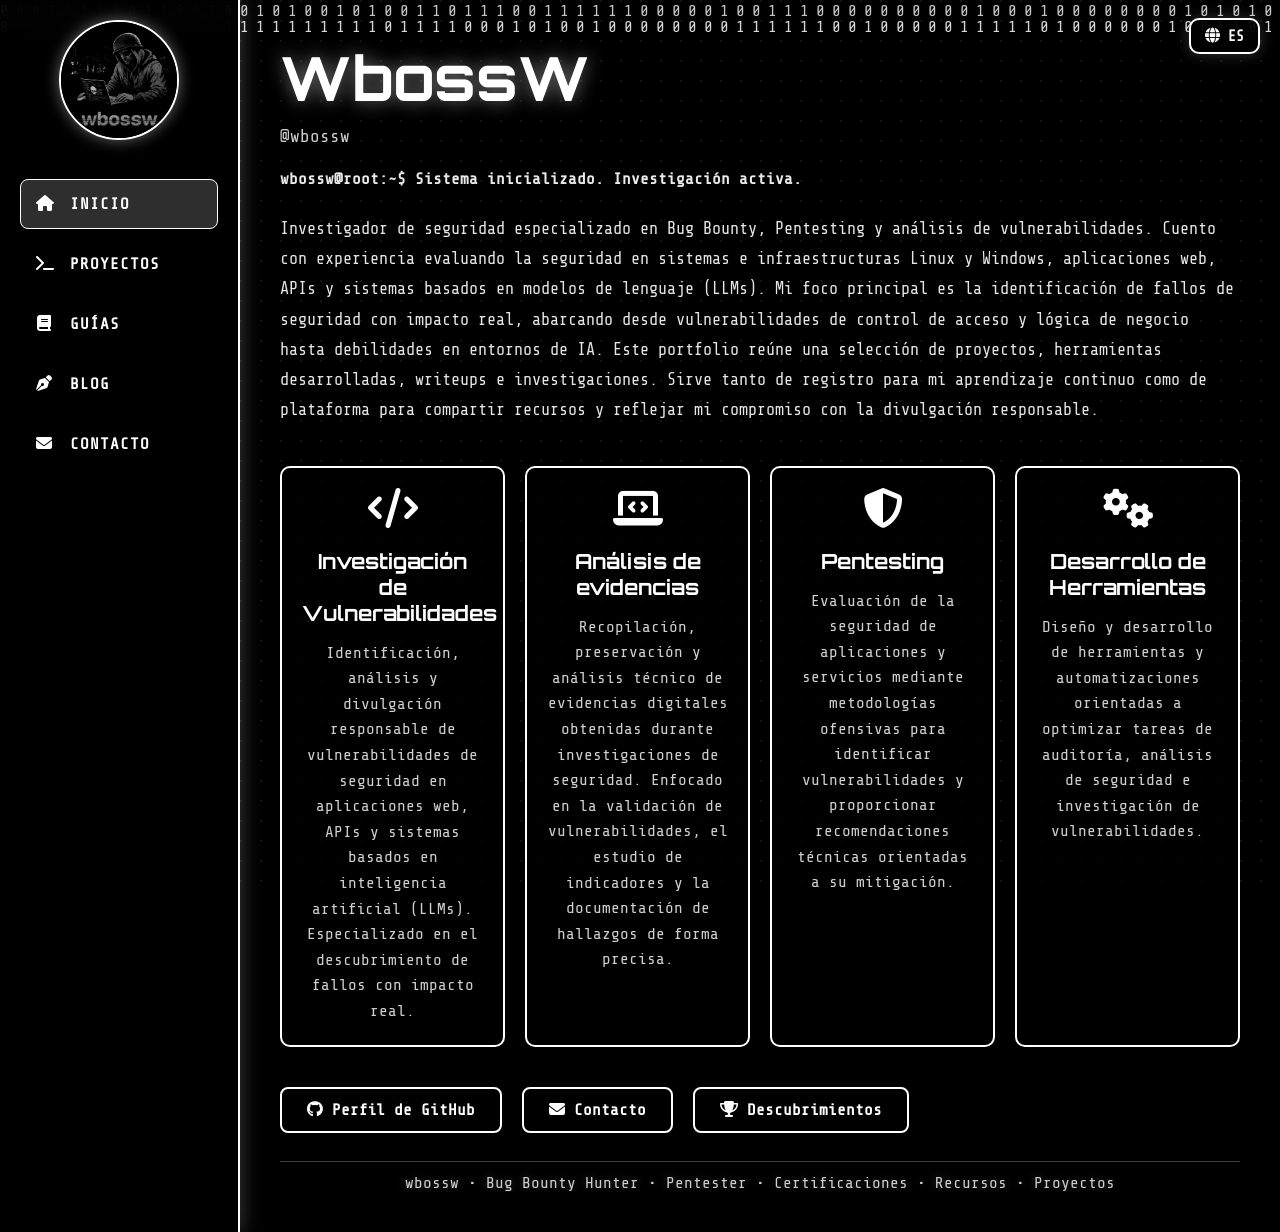
<file: index.html>
<!DOCTYPE html>
<html lang="es">
<head>
  <meta charset="UTF-8">
  <meta name="viewport" content="width=device-width, initial-scale=1.0">

  <meta
    name="description"
    content="Portfolio de ciberseguridad, pentesting y Writeups de @wbossw."
    data-i18n-attr="content:meta.description"
  >
  <meta
    property="og:title"
    content="wbossw - Ciberseguridad & Pentesting & Bug Bounty"
    data-i18n-attr="content:meta.og.title"
  >
  <meta
    property="og:description"
    content="Auditorías ofensivas, laboratorios y recursos de seguridad."
    data-i18n-attr="content:meta.og.description"
  >

  <link rel="icon" href="assets/favicon.ico" type="image/x-icon">

  <title data-i18n="page.title">wbossw Hacker Ético</title>

  <link rel="preconnect" href="https://fonts.googleapis.com">
  <link rel="preconnect" href="https://fonts.gstatic.com" crossorigin>
  <link
    href="https://fonts.googleapis.com/css2?family=Share+Tech+Mono:wght@400&family=Orbitron:wght@400;700;900&display=swap"
    rel="stylesheet"
  >
  <link
    rel="stylesheet"
    href="https://cdnjs.cloudflare.com/ajax/libs/font-awesome/6.4.0/css/all.min.css"
  >

  <link rel="stylesheet" href="css/index.css">
</head>

<body>
  <canvas id="matrix" aria-hidden="true"></canvas>

  <div id="container">
    <aside id="sidebar">
      <div id="logo">
        <img
          src="assets/p1r4t3-wbossw.png"
          alt="wbossw logo"
          data-i18n-attr="alt:logo.alt"
        >
      </div>

      <a href="https://wbossw.github.io/" class="nav-link active">
        <i class="fas fa-home" aria-hidden="true"></i>
        <span data-i18n="nav.home">Inicio</span>
      </a>

      <a href="projects" class="nav-link">
        <i class="fas fa-terminal" aria-hidden="true"></i>
        <span data-i18n="nav.projects">Proyectos</span>
      </a>

      <a href="guides" class="nav-link">
        <i class="fas fa-book" aria-hidden="true"></i>
        <span data-i18n="nav.guides">Guías</span>
      </a>

      <a href="blog" class="nav-link">
        <i class="fas fa-pen-nib" aria-hidden="true"></i>
        <span data-i18n="nav.blog">Blog</span>
      </a>

      <a href="contact" class="nav-link">
        <i class="fas fa-envelope" aria-hidden="true"></i>
        <span data-i18n="nav.contact">Contacto</span>
      </a>
    </aside>

    <div class="lang-toggle-container">
      <button
        id="lang-btn"
        class="lang-btn"
        type="button"
        aria-label="Cambiar idioma"
        data-i18n-attr="aria-label:lang.button"
      >
        <i class="fas fa-globe" aria-hidden="true"></i>
        <span id="lang-label">EN</span>
      </button>
    </div>

    <main id="content">
      <h1>WbossW</h1>
      <p class="subtitle">@wbossw</p>

      <p class="terminal-prompt" data-i18n="home.terminal">
        wbossw@root:~$ Sistema inicializado. Investigación activa.
      </p>

      <section class="description" data-i18n="home.description">
        Investigador de seguridad especializado en Bug Bounty, Pentesting y análisis de vulnerabilidades. Cuento con experiencia evaluando la seguridad en sistemas e infraestructuras Linux y Windows, aplicaciones web, APIs y sistemas basados en modelos de lenguaje (LLMs). Mi foco principal es la identificación de fallos de seguridad con impacto real, abarcando desde vulnerabilidades de control de acceso y lógica de negocio hasta debilidades en entornos de IA.
        Este portfolio reúne una selección de proyectos, herramientas desarrolladas, writeups e investigaciones. Sirve tanto de registro para mi aprendizaje continuo como de plataforma para compartir recursos y reflejar mi compromiso con la divulgación responsable.
      </section>

      <section class="skills-grid">
        <article class="skill-card">
          <div class="skill-icon">
            <i class="fas fa-code" aria-hidden="true"></i>
          </div>

          <h2 class="skill-title" data-i18n="skills.vulnerability.title">
            Investigación de Vulnerabilidades
          </h2>

          <p class="skill-description" data-i18n="skills.vulnerability.description">
            Identificación, análisis y divulgación responsable de vulnerabilidades de seguridad en aplicaciones web, APIs y sistemas basados en inteligencia artificial (LLMs). Especializado en el descubrimiento de fallos con impacto real.
          </p>
        </article>

        <article class="skill-card">
          <div class="skill-icon">
            <i class="fas fa-laptop-code" aria-hidden="true"></i>
          </div>

          <h2 class="skill-title" data-i18n="skills.evidence.title">
            Análisis de evidencias
          </h2>

          <p class="skill-description" data-i18n="skills.evidence.description">
            Recopilación, preservación y análisis técnico de evidencias digitales obtenidas durante investigaciones de seguridad. Enfocado en la validación de vulnerabilidades, el estudio de indicadores y la documentación de hallazgos de forma precisa.
          </p>
        </article>

        <article class="skill-card">
          <div class="skill-icon">
            <i class="fas fa-shield-alt" aria-hidden="true"></i>
          </div>

          <h2 class="skill-title" data-i18n="skills.pentesting.title">
            Pentesting
          </h2>

          <p class="skill-description" data-i18n="skills.pentesting.description">
            Evaluación de la seguridad de aplicaciones y servicios mediante metodologías ofensivas para identificar vulnerabilidades y proporcionar recomendaciones técnicas orientadas a su mitigación.
          </p>
        </article>

        <article class="skill-card">
          <div class="skill-icon">
            <i class="fas fa-cogs" aria-hidden="true"></i>
          </div>

          <h2 class="skill-title" data-i18n="skills.tools.title">
            Desarrollo de Herramientas
          </h2>

          <p class="skill-description" data-i18n="skills.tools.description">
            Diseño y desarrollo de herramientas y automatizaciones orientadas a optimizar tareas de auditoría, análisis de seguridad e investigación de vulnerabilidades.
          </p>
        </article>
      </section>

      <section class="social-links" aria-label="Enlaces sociales">
        <a
          href="https://github.com/wbossw"
          target="_blank"
          rel="noopener noreferrer"
          class="social-link"
        >
          <i class="fab fa-github" aria-hidden="true"></i>
          <span data-i18n="social.github">Perfil de GitHub</span>
        </a>

        <a href="contact" class="social-link">
          <i class="fas fa-envelope" aria-hidden="true"></i>
          <span data-i18n="social.contact">Contacto</span>
        </a>

        <a href="blog" class="social-link">
          <i class="fas fa-trophy" aria-hidden="true"></i>
          <span data-i18n="social.discoveries">Descubrimientos</span>
        </a>
      </section>

      <footer class="ticker-container">
        <div id="ticker" class="ticker">wbossw • Bug Bounty Hunter • Pentester •  Certificaciones • Recursos • Proyectos</div>
      </div>
      </footer>
    </main>
  </div>

  <script src="js/main.js"></script>
  <script src="js/lang.js"></script>
</body>
</html>
</file>
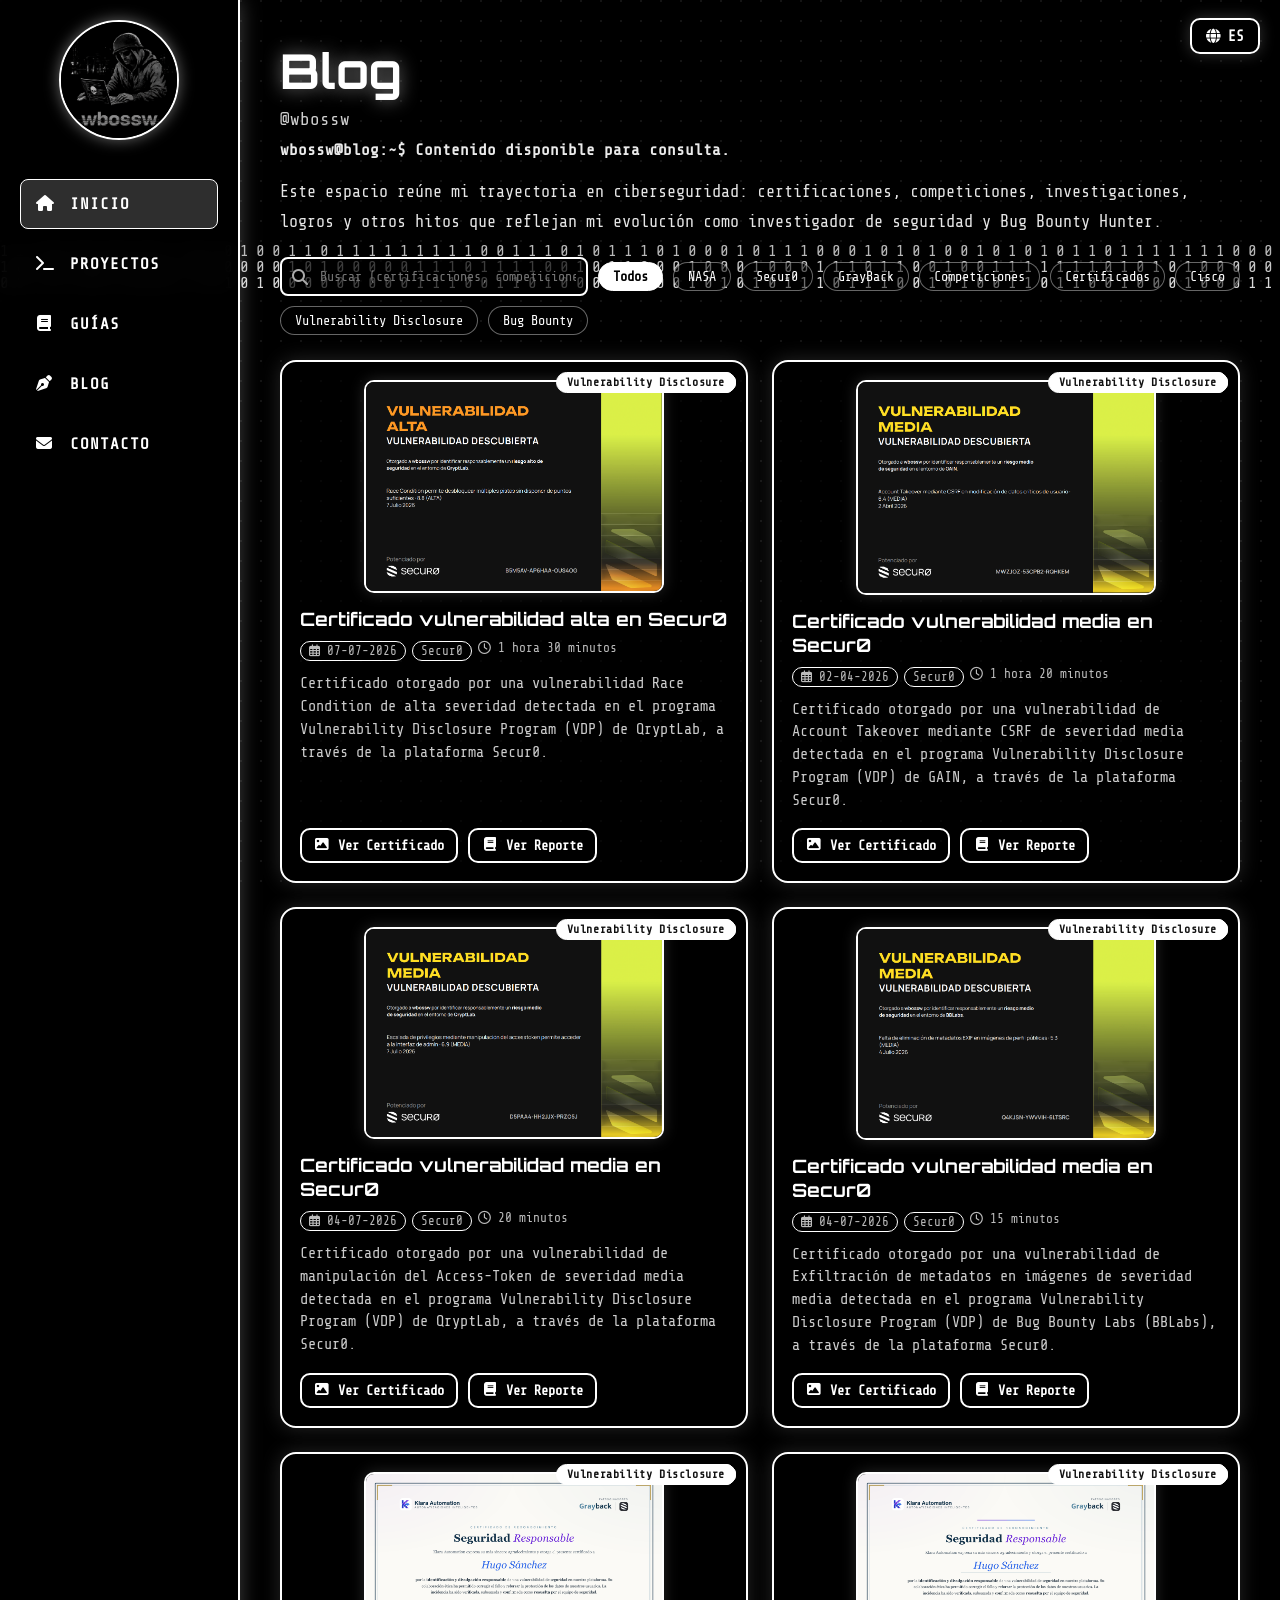
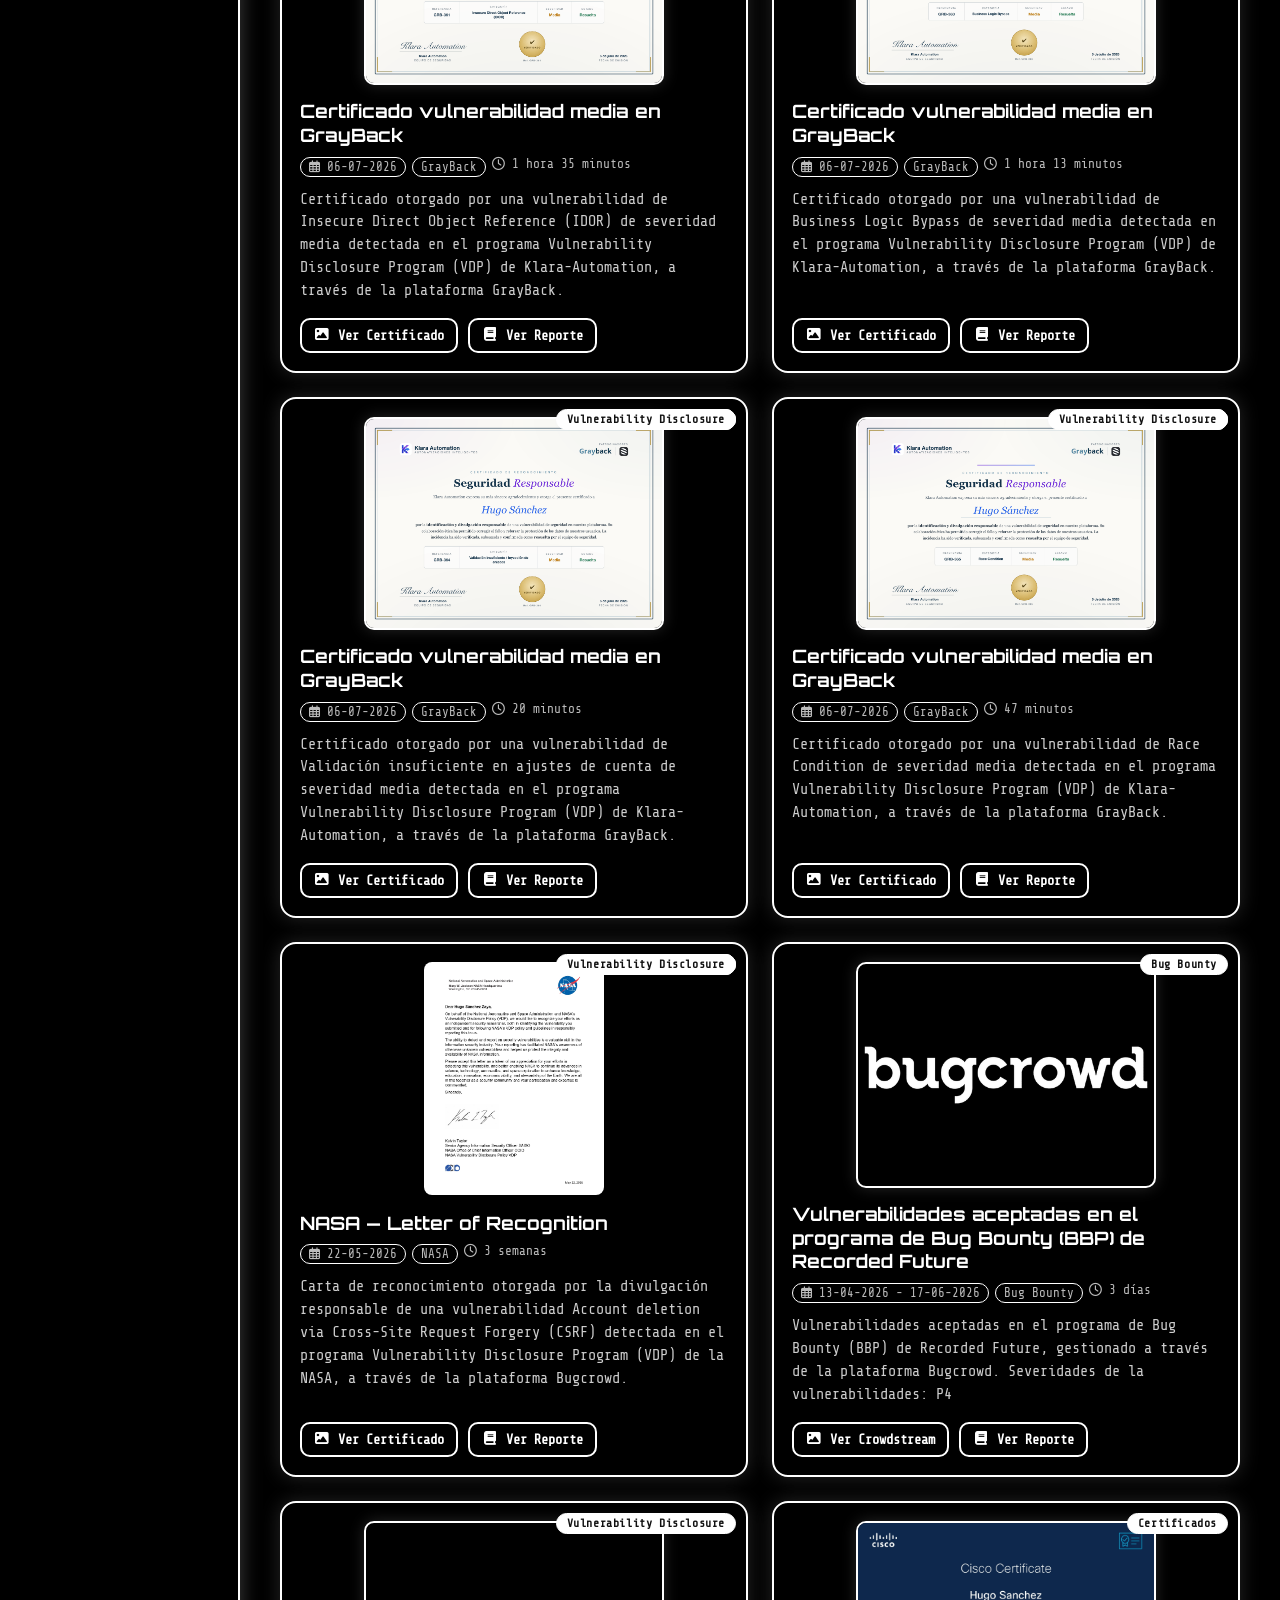
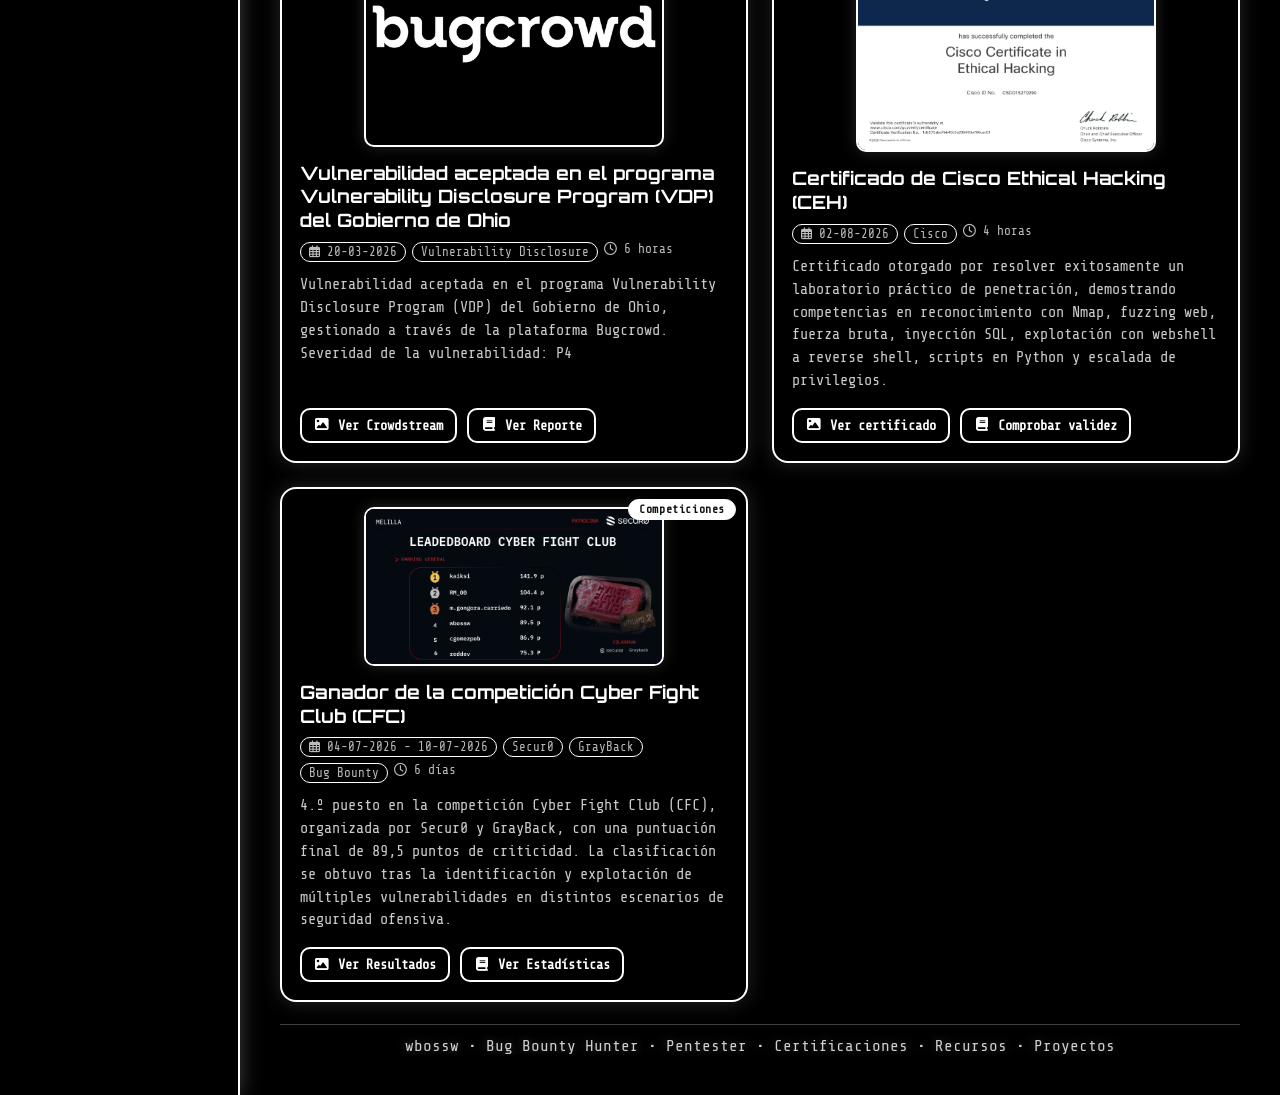
<file: blog.html>
<!DOCTYPE html>
<html lang="es">
<head>
  <meta charset="UTF-8" />
  <meta name="viewport" content="width=device-width, initial-scale=1.0"/>
  <meta name="description" content="Portfolio de ciberseguridad, pentesting y Writeups de @wbossw.">
  <meta property="og:title" content="wbossw - Ciberseguridad & Pentesting & Bug Bounty">
  <meta property="og:description" content="Auditorías ofensivas, laboratorios y recursos de seguridad.">
  <link rel="icon" href="assets/favicon.ico" type="image/x-icon">
  <title>wbossw - Blog</title>

  <link href="https://fonts.googleapis.com/css2?family=Share+Tech+Mono:wght@400&family=Orbitron:wght@400;700;900&display=swap" rel="stylesheet">
  <link rel="stylesheet" href="https://cdnjs.cloudflare.com/ajax/libs/font-awesome/6.4.0/css/all.min.css">

  <link rel="stylesheet" href="css/blog.css">
</head>
<body>
  
  <canvas id="matrix"></canvas>

  <div id="container">
    <aside id="sidebar">
      <div id="logo">
        <img
          src="assets/p1r4t3-wbossw.png"
          alt="wbossw logo"
          data-i18n-attr="alt:logo.alt"
        >
      </div>

      <a href="https://wbossw.github.io/" class="nav-link active">
        <i class="fas fa-home" aria-hidden="true"></i>
        <span data-i18n="nav.home">Inicio</span>
      </a>

      <a href="projects" class="nav-link">
        <i class="fas fa-terminal" aria-hidden="true"></i>
        <span data-i18n="nav.projects">Proyectos</span>
      </a>

      <a href="guides" class="nav-link">
        <i class="fas fa-book" aria-hidden="true"></i>
        <span data-i18n="nav.guides">Guías</span>
      </a>

      <a href="blog" class="nav-link">
        <i class="fas fa-pen-nib" aria-hidden="true"></i>
        <span data-i18n="nav.blog">Blog</span>
      </a>

      <a href="contact" class="nav-link">
        <i class="fas fa-envelope" aria-hidden="true"></i>
        <span data-i18n="nav.contact">Contacto</span>
      </a>
    </aside>

    <div class="lang-toggle-container">
      <button id="lang-btn" class="lang-btn" type="button" aria-label="Cambiar idioma">
        <i class="fas fa-globe"></i>
        <span id="lang-label">EN</span>
      </button>
    </div>
    
    <div id="content">
      <h1>Blog</h1>
      <p class="subtitle">@wbossw</p>
      <p class="terminal-prompt">wbossw@blog:~$ Boveda de contenido </p>

      <div class="description">
        Este espacio reúne mi trayectoria en ciberseguridad: certificaciones, competiciones, investigaciones, logros y otros hitos que reflejan mi evolución como investigador de seguridad y Bug Bounty Hunter.
      </div>

      <div class="toolbar">
        <div class="search">
          <i class="fas fa-search"></i>
          <input id="q" type="text" placeholder="Buscar (certificaciones, competiciones, recursos...)" aria-label="Buscar en el blog">
        </div>
        <span class="chip active" data-filter="all">Todos</span>
        <span class="chip" data-filter="NASA">NASA</span>
        <span class="chip" data-filter="Secur0">Secur0</span>
        <span class="chip" data-filter="GrayBack">GrayBack</span>
        <span class="chip" data-filter="Competiciones">Competiciones</span>
        <span class="chip" data-filter="Certificados">Certificados</span>
        <span class="chip" data-filter="Cisco">Cisco</span>
        <span class="chip" data-filter="Vulnerability Disclosure">Vulnerability Disclosure</span>
        <span class="chip" data-filter="Bug Bounty">Bug Bounty</span>
      </div>

      <section class="blog-grid" id="posts">

        <!-- Mensaje de Búsqueda Sin Resultados -->
        <div id="no-results" class="no-results" style="display: none;">
          <i class="fas fa-exclamation-triangle"></i>
          <h3>[ 404 ] No se encontraron resultados</h3>
          <p>No hay artículos que coincidan con tu búsqueda o filtro seleccionado.</p>
        </div>

        <article class="post" data-tags="Certificado Secur0 Vulnerability Disclosure Program (VDP) - QryptLab">
          <div class="pills-container">
            <span class="pill">Secur0</span>
            <span class="pill">Certificados</span>
            <span class="pill">Vulnerability Disclosure</span>
          </div>

          <div style="display:flex; justify-content:center; margin-bottom:14px;">
            <img src="https://wbossw.github.io/assets/certificates/vulnerability-high.png" alt="Certificado Secur0 Vulnerability Disclosure Program (VDP) - QryptLab" style="width:100%; max-width:300px; height:auto; border:2px solid #fff; border-radius:10px; box-shadow:0 0 15px rgba(255,255,255,.15);">
          </div>
          
          <h3>Certificado vulnerabilidad alta en Secur0</h3>
          <div class="meta">
            <span class="badge date"><i class="far fa-calendar-alt"></i> 07-07-2026</span>
            <span class="badge">Secur0</span>
            <span class="readtime"><i class="far fa-clock"></i> 1 hora 30 minutos</span>
          </div>
          <p class="excerpt">
            Certificado otorgado por una vulnerabilidad Race Condition de alta severidad detectada en el programa Vulnerability Disclosure Program (VDP) de QryptLab, a través de la plataforma Secur0.
          </p>
          <div class="btns">
            <a class="btn" href="https://wbossw.github.io/assets/certificates/vulnerability-high.png" target="_blank" rel="noopener"><i class="fas fa-image"></i>Ver Certificado</a>
            <a class="btn" href="https://wbossw.github.io/blog"><i class="fas fa-book"></i>Ver Reporte</a>
          </div>
        </article>

        <article class="post" data-tags="Certificado Secur0 Vulnerability Disclosure Program (VDP) - GAIN">
          <div class="pills-container">
            <span class="pill">Secur0</span>
            <span class="pill">Certificados</span>
            <span class="pill">Vulnerability Disclosure</span>
          </div>

          <div style="display:flex; justify-content:center; margin-bottom:14px;">
            <img src="https://wbossw.github.io/assets/certificates/vulnerability-medium.png" alt="Certificado Secur0 Vulnerability Disclosure Program (VDP) - GAIN" style="width:100%; max-width:300px; height:auto; border:2px solid #fff; border-radius:10px; box-shadow:0 0 15px rgba(255,255,255,.15);">
          </div>
          
          <h3>Certificado vulnerabilidad media en Secur0</h3>
          <div class="meta">
            <span class="badge date"><i class="far fa-calendar-alt"></i> 02-04-2026</span>
            <span class="badge">Secur0</span>
            <span class="readtime"><i class="far fa-clock"></i> 1 hora 20 minutos </span>
          </div>
          <p class="excerpt">
            Certificado otorgado por una vulnerabilidad de Account Takeover mediante CSRF de severidad media detectada en el programa Vulnerability Disclosure Program (VDP) de GAIN, a través de la plataforma Secur0.
          </p>
          <div class="btns">
            <a class="btn" href="https://wbossw.github.io/assets/certificates/vulnerability-medium.png" target="_blank" rel="noopener"><i class="fas fa-image"></i>Ver Certificado</a>
            <a class="btn" href="https://wbossw.github.io/blog"><i class="fas fa-book"></i>Ver Reporte</a>
          </div>
        </article>

        <article class="post" data-tags="Certificado Secur0 Vulnerability Disclosure Program (VDP) - QryptLab">
          <div class="pills-container">
            <span class="pill">Secur0</span>
            <span class="pill">Certificados</span>
            <span class="pill">Vulnerability Disclosure</span>
          </div>

          <div style="display:flex; justify-content:center; margin-bottom:14px;">
            <img src="https://wbossw.github.io/assets/certificates/vulnerability-medium-.png" alt="Certificado Secur0 Vulnerability Disclosure Program (VDP) - QryptLab" style="width:100%; max-width:300px; height:auto; border:2px solid #fff; border-radius:10px; box-shadow:0 0 15px rgba(255,255,255,.15);">
          </div>

          <h3>Certificado vulnerabilidad media en Secur0</h3>
          <div class="meta">
            <span class="badge date"><i class="far fa-calendar-alt"></i> 04-07-2026</span>
            <span class="badge">Secur0</span>
            <span class="readtime"><i class="far fa-clock"></i> 20 minutos </span>
          </div>
          <p class="excerpt">
            Certificado otorgado por una vulnerabilidad de manipulación del Access-Token de severidad media detectada en el programa Vulnerability Disclosure Program (VDP) de QryptLab, a través de la plataforma Secur0.
          </p>
          <div class="btns">
            <a class="btn" href="https://wbossw.github.io/assets/certificates/vulnerability-medium-.png" target="_blank" rel="noopener"><i class="fas fa-image"></i>Ver Certificado</a>
            <a class="btn" href="https://wbossw.github.io/blog"><i class="fas fa-book"></i>Ver Reporte</a>
          </div>
        </article>

        <article class="post" data-tags="Certificado Secur0 Vulnerability Disclosure Program (VDP) - Bug Bounty Labs (BBLabs)">
          <div class="pills-container">
            <span class="pill">Secur0</span>
            <span class="pill">Certificados</span>
            <span class="pill">Vulnerability Disclosure</span>
          </div>

          <div style="display:flex; justify-content:center; margin-bottom:14px;">
            <img src="https://wbossw.github.io/assets/certificates/Vulnerability-medium-1.png" alt="Certificado Secur0 Vulnerability Disclosure Program (VDP) - Bug Bounty Labs (BBLabs)" style="width:100%; max-width:300px; height:auto; border:2px solid #fff; border-radius:10px; box-shadow:0 0 15px rgba(255,255,255,.15);">
          </div>

          <h3>Certificado vulnerabilidad media en Secur0</h3>
          <div class="meta">
            <span class="badge date"><i class="far fa-calendar-alt"></i> 04-07-2026</span>
            <span class="badge">Secur0</span>
            <span class="readtime"><i class="far fa-clock"></i> 15 minutos </span>
          </div>
          <p class="excerpt">
            Certificado otorgado por una vulnerabilidad de Exfiltración de metadatos en imágenes de severidad media detectada en el programa Vulnerability Disclosure Program (VDP) de Bug Bounty Labs (BBLabs), a través de la plataforma Secur0.
          </p>
          <div class="btns">
            <a class="btn" href="https://wbossw.github.io/assets/certificates/Vulnerability-medium-1.png" target="_blank" rel="noopener"><i class="fas fa-image"></i>Ver Certificado</a>
            <a class="btn" href="https://wbossw.github.io/blog"><i class="fas fa-book"></i>Ver Reporte</a>
          </div>
        </article>

        <article class="post" data-tags="Certificado GrayBack Vulnerability Disclosure Program (VDP) - Klara-Automation">
          <div class="pills-container">
            <span class="pill">GrayBack</span>
            <span class="pill">Certificados</span>
            <span class="pill">Vulnerability Disclosure</span>
          </div>

          <div style="display:flex; justify-content:center; margin-bottom:14px;">
            <img src="https://wbossw.github.io/assets/certificates/Vulnerability-Medium-GrayBack-1.png" alt="Certificado GrayBack Vulnerability Disclosure Program (VDP) - Klara-Automation" style="width:100%; max-width:300px; height:auto; border:2px solid #fff; border-radius:10px; box-shadow:0 0 15px rgba(255,255,255,.15);">
          </div>

          <h3>Certificado vulnerabilidad media en GrayBack</h3>
          <div class="meta">
            <span class="badge date"><i class="far fa-calendar-alt"></i> 06-07-2026</span>
            <span class="badge">GrayBack</span>
            <span class="readtime"><i class="far fa-clock"></i> 1 hora 35 minutos </span>
          </div>
          <p class="excerpt">
            Certificado otorgado por una vulnerabilidad de Insecure Direct Object Reference (IDOR) de severidad media detectada en el programa Vulnerability Disclosure Program (VDP) de Klara-Automation, a través de la plataforma GrayBack.
          </p>
          <div class="btns">
            <a class="btn" href="https://wbossw.github.io/assets/certificates/Vulnerability-Medium-GrayBack-1.png" target="_blank" rel="noopener"><i class="fas fa-image"></i>Ver Certificado</a>
            <a class="btn" href="https://wbossw.github.io/blog"><i class="fas fa-book"></i>Ver Reporte</a>
          </div>
        </article>

        <article class="post" data-tags="Certificado GrayBack Vulnerability Disclosure Program (VDP) - Klara-Automation">
          <div class="pills-container">
            <span class="pill">GrayBack</span>
            <span class="pill">Certificados</span>
            <span class="pill">Vulnerability Disclosure</span>
          </div>

          <div style="display:flex; justify-content:center; margin-bottom:14px;">
            <img src="https://wbossw.github.io/assets/certificates/Vulnerability-Medium-GrayBack-2.png" alt="Certificado GrayBack Vulnerability Disclosure Program (VDP) - Klara-Automation" style="width:100%; max-width:300px; height:auto; border:2px solid #fff; border-radius:10px; box-shadow:0 0 15px rgba(255,255,255,.15);">
          </div>

          <h3>Certificado vulnerabilidad media en GrayBack</h3>
          <div class="meta">
            <span class="badge date"><i class="far fa-calendar-alt"></i> 06-07-2026</span>
            <span class="badge">GrayBack</span>
            <span class="readtime"><i class="far fa-clock"></i> 1 hora 13 minutos </span>
          </div>
          <p class="excerpt">
            Certificado otorgado por una vulnerabilidad de Business Logic Bypass de severidad media detectada en el programa Vulnerability Disclosure Program (VDP) de Klara-Automation, a través de la plataforma GrayBack.
          </p>
          <div class="btns">
            <a class="btn" href="https://wbossw.github.io/assets/certificates/Vulnerability-Medium-GrayBack-2.png" target="_blank" rel="noopener"><i class="fas fa-image"></i>Ver Certificado</a>
            <a class="btn" href="https://wbossw.github.io/blog"><i class="fas fa-book"></i>Ver Reporte</a>
          </div>
        </article>

        <article class="post" data-tags="Certificado GrayBack Vulnerability Disclosure Program (VDP) - Klara-Automation">
          <div class="pills-container">
            <span class="pill">GrayBack</span>
            <span class="pill">Certificados</span>
            <span class="pill">Vulnerability Disclosure</span>
          </div>

          <div style="display:flex; justify-content:center; margin-bottom:14px;">
            <img src="https://wbossw.github.io/assets/certificates/Vulnerability-Medium-GrayBack-3.png" alt="Certificado GrayBack Vulnerability Disclosure Program (VDP) - Klara-Automation" style="width:100%; max-width:300px; height:auto; border:2px solid #fff; border-radius:10px; box-shadow:0 0 15px rgba(255,255,255,.15);">
          </div>

          <h3>Certificado vulnerabilidad media en GrayBack</h3>
          <div class="meta">
            <span class="badge date"><i class="far fa-calendar-alt"></i> 06-07-2026</span>
            <span class="badge">GrayBack</span>
            <span class="readtime"><i class="far fa-clock"></i> 20 minutos </span>
          </div>
          <p class="excerpt">
            Certificado otorgado por una vulnerabilidad de Validación insuficiente en ajustes de cuenta de severidad media detectada en el programa Vulnerability Disclosure Program (VDP) de Klara-Automation, a través de la plataforma GrayBack.
          </p>
          <div class="btns">
            <a class="btn" href="https://wbossw.github.io/assets/certificates/Vulnerability-Medium-GrayBack-3.png" target="_blank" rel="noopener"><i class="fas fa-image"></i>Ver Certificado</a>
            <a class="btn" href="https://wbossw.github.io/blog"><i class="fas fa-book"></i>Ver Reporte</a>
          </div>
        </article>

        <article class="post" data-tags="Certificado GrayBack Vulnerability Disclosure Program (VDP) - Klara-Automation">
          <div class="pills-container">
            <span class="pill">GrayBack</span>
            <span class="pill">Certificados</span>
            <span class="pill">Vulnerability Disclosure</span>
          </div>

          <div style="display:flex; justify-content:center; margin-bottom:14px;">
            <img src="https://wbossw.github.io/assets/certificates/Vulnerability-Medium-GrayBack-4.png" alt="Certificado GrayBack Vulnerability Disclosure Program (VDP) - Klara-Automation" style="width:100%; max-width:300px; height:auto; border:2px solid #fff; border-radius:10px; box-shadow:0 0 15px rgba(255,255,255,.15);">
          </div>

          <h3>Certificado vulnerabilidad media en GrayBack</h3>
          <div class="meta">
            <span class="badge date"><i class="far fa-calendar-alt"></i> 06-07-2026</span>
            <span class="badge">GrayBack</span>
            <span class="readtime"><i class="far fa-clock"></i> 47 minutos </span>
          </div>
          <p class="excerpt">
            Certificado otorgado por una vulnerabilidad de Race Condition de severidad media detectada en el programa Vulnerability Disclosure Program (VDP) de Klara-Automation, a través de la plataforma GrayBack.
          </p>
          <div class="btns">
            <a class="btn" href="https://wbossw.github.io/assets/certificates/Vulnerability-Medium-GrayBack-4.png" target="_blank" rel="noopener"><i class="fas fa-image"></i>Ver Certificado</a>
            <a class="btn" href="https://wbossw.github.io/blog"><i class="fas fa-book"></i>Ver Reporte</a>
          </div>
        </article>

        <article class="post" data-tags="NASA Letter Of Recognition (LOR)">
          <div class="pills-container">
            <span class="pill">NASA</span>
            <span class="pill">Certificados</span>
            <span class="pill">Vulnerability Disclosure</span>
          </div>

          <div style="text-align:center; width:100%; margin-bottom:12px;">
            <img src="https://wbossw.github.io/assets/certificates/Letter-of-Recognition-NASA.jpg" alt="NASA - Letter Of Recognition (LOR)" style="width:180px; height:auto; border-radius:8px;">
          </div>

          <h3>NASA — Letter of Recognition</h3>

          <div class="meta">
            <span class="badge date"><i class="far fa-calendar-alt"></i> 22-05-2026</span>
            <span class="badge">NASA</span>
            <span class="readtime"><i class="far fa-clock"></i> 3 semanas</span>
          </div>

          <p class="excerpt">
            Carta de reconocimiento otorgada por la divulgación responsable de una vulnerabilidad Account deletion via Cross-Site Request Forgery (CSRF) detectada en el programa Vulnerability Disclosure Program (VDP) de la NASA, a través de la plataforma Bugcrowd.
          </p>
          <div class="btns">
            <a class="btn" href="https://wbossw.github.io/assets/certificates/Letter-of-Recognition-NASA.jpg" target="_blank" rel="noopener"><i class="fas fa-image"></i>Ver Certificado</a>
            <a class="btn" href="https://bugcrowd.com/disclosures/e97add76-3838-4d24-a86a-ae850003ad15/critical-csrf-vulnerability-exploiting-account-deletion-on-nasa-subscription-service"><i class="fas fa-book"></i>Ver Reporte</a>
          </div>
        </article>

        <article class="post" data-tags="Vulnerabilidades aceptadas en el programa de Bug Bounty de Recorded Future">
          <div class="pills-container">
            <span class="pill">Bug Bounty</span>
          </div>

          <div style="display:flex; justify-content:center; margin-bottom:14px;">
            <img src="https://wbossw.github.io/assets/certificates/bugcrowd.png" alt="Vulnerabilidades aceptadas en el programa de Bug Bounty de Recorded Future" style="width:100%; max-width:300px; height:auto; border:2px solid #fff; border-radius:10px; box-shadow:0 0 15px rgba(255,255,255,.15);">
          </div>
          
          <h3>Vulnerabilidades aceptadas en el programa de Bug Bounty (BBP) de Recorded Future </h3>
          <div class="meta">
            <span class="badge date"><i class="far fa-calendar-alt"></i> 13-04-2026 - 17-06-2026 </span>
            <span class="badge">Bug Bounty</span>
            <span class="readtime"><i class="far fa-clock"></i> 3 días </span>
          </div>
          <p class="excerpt">
            Vulnerabilidades aceptadas en el programa de Bug Bounty (BBP) de Recorded Future, gestionado a través de la plataforma Bugcrowd. Severidades de la vulnerabilidades: P4
          </p>
          <div class="btns">
            <a class="btn" href="https://bugcrowd.com/engagements/recorded-future-mbb-og/crowdstream" target="_blank" rel="noopener"><i class="fas fa-image"></i>Ver Crowdstream</a>
            <a class="btn" href="https://wbossw.github.io/blog"><i class="fas fa-book"></i>Ver Reporte</a>
          </div>
        </article>

        <article class="post" data-tags="Vulnerabilidad de severidad baja aceptada en el Gobierno de Ohio">
          <div class="pills-container">
            <span class="pill">Vulnerability Disclosure</span>
          </div>

          <div style="display:flex; justify-content:center; margin-bottom:14px;">
            <img src="https://wbossw.github.io/assets/certificates/bugcrowd.png" alt="Vulnerabilidad aceptada en el programa Vulnerability Disclosure Program (VDP) del Gobierno de Ohio" style="width:100%; max-width:300px; height:auto; border:2px solid #fff; border-radius:10px; box-shadow:0 0 15px rgba(255,255,255,.15);">
          </div>
          
          <h3>Vulnerabilidad aceptada en el programa Vulnerability Disclosure Program (VDP) del Gobierno de Ohio </h3>
          <div class="meta">
            <span class="badge date"><i class="far fa-calendar-alt"></i> 20-03-2026</span>
            <span class="badge">Vulnerability Disclosure</span>
            <span class="readtime"><i class="far fa-clock"></i> 6 horas </span>
          </div>
          <p class="excerpt">
            Vulnerabilidad aceptada en el programa Vulnerability Disclosure Program (VDP) del Gobierno de Ohio, gestionado a través de la plataforma Bugcrowd. Severidad de la vulnerabilidad: P4
          </p>
          <div class="btns">
            <a class="btn" href="https://bugcrowd.com/engagements/ohio-ago-vdp-pro/crowdstream" target="_blank" rel="noopener"><i class="fas fa-image"></i>Ver Crowdstream</a>
            <a class="btn" href="https://wbossw.github.io/blog"><i class="fas fa-book"></i>Ver Reporte</a>
          </div>
        </article>

        <article class="post" data-tags="Certificado Ethical Hacking Cisco">
          <div class="pills-container">
            <span class="pill">Certificados</span>
          </div>

          <div style="display:flex; justify-content:center; margin-bottom:14px;">
            <img src="https://wbossw.github.io/assets/certificates/Cisco-Certificate-in-Ethical-Hacking-certificate.jpg" alt="Certificado Ethical Hacking Cisco" style="width:100%; max-width:300px; height:auto; border:2px solid #fff; border-radius:10px; box-shadow:0 0 15px rgba(255,255,255,.15);">
          </div>
          
          <h3> Certificado de Cisco Ethical Hacking (CEH) </h3>
          <div class="meta">
            <span class="badge date"><i class="far fa-calendar-alt"></i> 02-08-2026 </span>
            <span class="badge">Cisco</span>
            <span class="readtime"><i class="far fa-clock"></i> 4 horas </span>
          </div>
          <p class="excerpt">
            Certificado otorgado por resolver exitosamente un laboratorio práctico de penetración, demostrando competencias en reconocimiento con Nmap, fuzzing web, fuerza bruta, inyección SQL, explotación con webshell a reverse shell, scripts en Python y escalada de privilegios.
          </p>
          <div class="btns">
            <a class="btn" href="https://wbossw.github.io/assets/certificates/Cisco-Certificate-in-Ethical-Hacking-certificate.jpg" target="_blank" rel="noopener"><i class="fas fa-image"></i>Ver certificado</a>
            <a class="btn" href="https://cp.certmetrics.com/cisco/en/public/verify/credential/1db575aba7bb49b5a295693e786cac51"><i class="fas fa-book"></i>Comprobar validez</a>
          </div>
        </article>

        <article class="post" data-tags="Ganador de la competición CyberFightClub (CFC)">
          <div class="pills-container">
            <span class="pill">Competiciones</span>
          </div>

          <div style="display:flex; justify-content:center; margin-bottom:14px;">
            <img src="https://wbossw.github.io/assets/certificates/CFC.png" alt="Ganador de la competición Cyber Fight Club (CFC)" style="width:100%; max-width:300px; height:auto; border:2px solid #fff; border-radius:10px; box-shadow:0 0 15px rgba(255,255,255,.15);">
          </div>
          
          <h3>Ganador de la competición Cyber Fight Club (CFC) </h3>
          <div class="meta">
            <span class="badge date"><i class="far fa-calendar-alt"></i> 04-07-2026 - 10-07-2026</span>
            <span class="badge">Secur0</span>
            <span class="badge">GrayBack</span>
            <span class="badge">Bug Bounty</span>
            <span class="readtime"><i class="far fa-clock"></i> 6 días </span>
          </div>
          <p class="excerpt">
            4.º puesto en la competición Cyber Fight Club (CFC), organizada por Secur0 y GrayBack, con una puntuación final de 89,5 puntos de criticidad. La clasificación se obtuvo tras la identificación y explotación de múltiples vulnerabilidades en distintos escenarios de seguridad ofensiva.
          </p>
          <div class="btns">
            <a class="btn" href="https://wbossw.github.io/assets/certificates/CFC.png" target="_blank" rel="noopener"><i class="fas fa-image"></i>Ver Resultados</a>
            <a class="btn" href="https://app.secur0.com/competitions/2#top_hackers"><i class="fas fa-book"></i>Ver Estadísticas</a>
          </div>
        </article>

      </section>
       <div class="ticker-container">
        <div id="ticker" class="ticker">wbossw • Bug Bounty Hunter • Pentester •  Certificaciones • Recursos • Proyectos</div>
      </div>
      <footer></footer>
    </div>
  </div>

  <script src="js/main.js"></script>
  <script src="js/lang.js"></script>
  <script src="js/blog.js"></script>
</body>
</html>
</file>
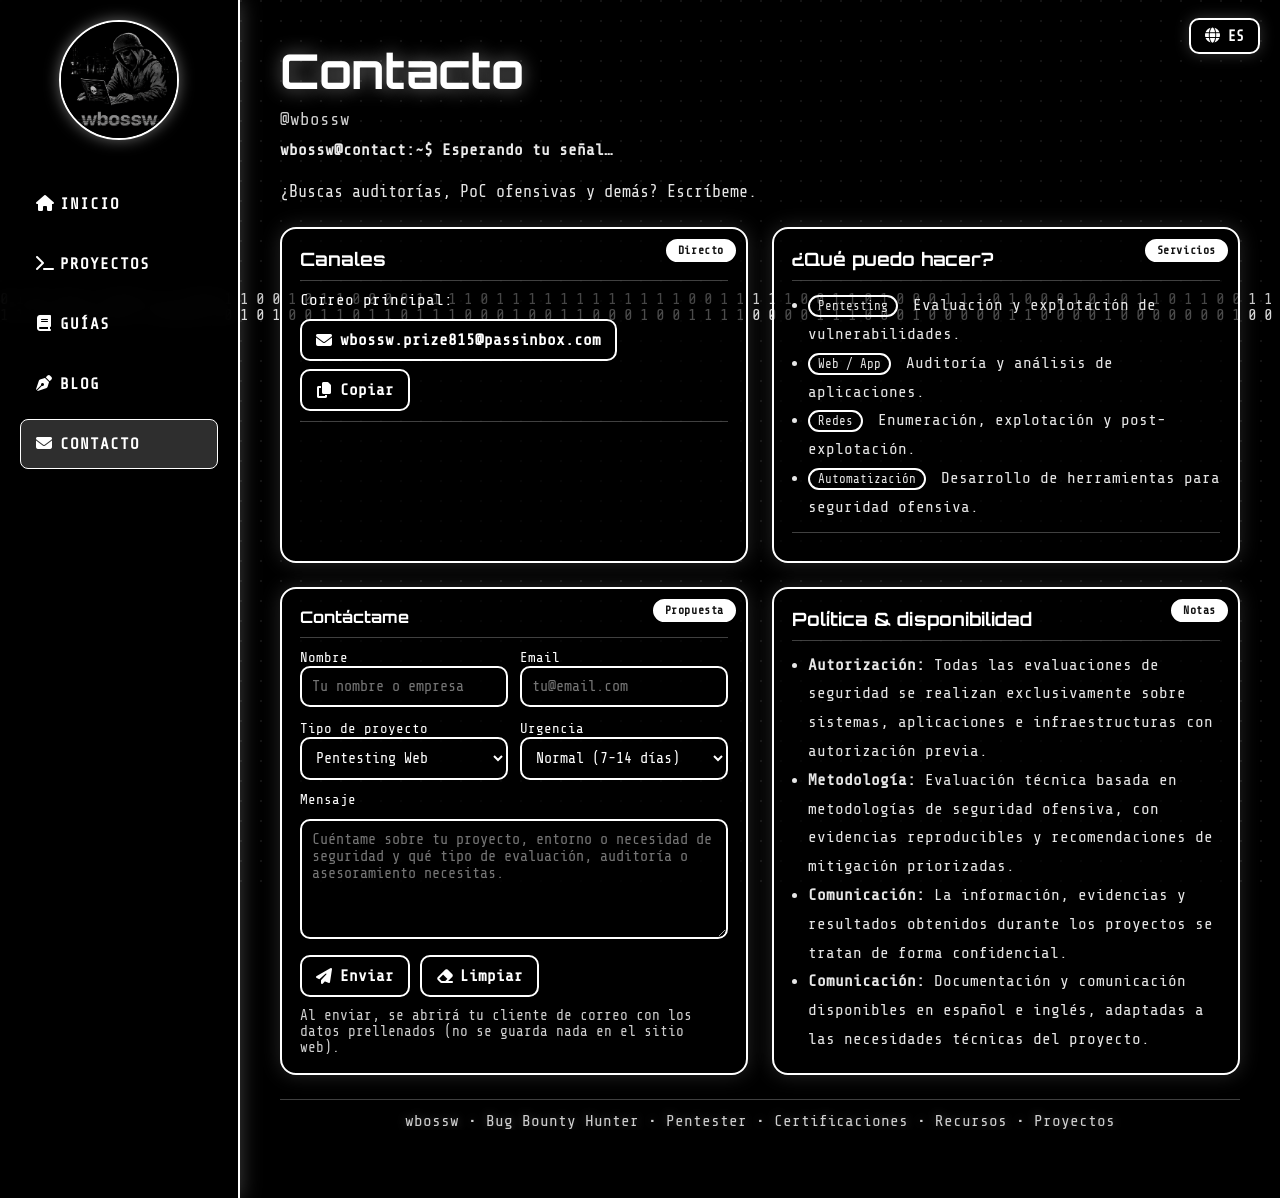
<file: contact.html>
<!DOCTYPE html>
<html lang="es">
<head>
  <meta charset="UTF-8" />
  <meta name="viewport" content="width=device-width, initial-scale=1.0"/>
  <meta name="description" content="Portfolio de ciberseguridad, pentesting y Writeups de @wbossw.">
  <meta property="og:title" content="wbossw - Ciberseguridad & Pentesting & Bug Bounty">
  <meta property="og:description" content="Auditorías ofensivas, laboratorios y recursos de seguridad.">
  <link rel="icon" href="assets/favicon.ico" type="image/x-icon">
  <title>wbossw - Contacto</title>

  <link href="https://fonts.googleapis.com/css2?family=Share+Tech+Mono:wght@400&family=Orbitron:wght@400;700;900&display=swap" rel="stylesheet">
  <link rel="stylesheet" href="https://cdnjs.cloudflare.com/ajax/libs/font-awesome/6.4.0/css/all.min.css">

  <link rel="stylesheet" href="css/contact.css">
</head>
<body>

  <canvas id="matrix"></canvas>

  <div id="container">
    <aside id="sidebar">
      <div id="logo">
        <img src="assets/p1r4t3-wbossw.png" alt="wbossw logo">
      </div>
      <a href="https://wbossw.github.io/" class="nav-link"><i class="fas fa-home"></i>Inicio</a>
      <a href="projects" class="nav-link"><i class="fas fa-terminal"></i>Proyectos</a>
      <a href="guides" class="nav-link"><i class="fas fa-book"></i>Guías</a>
      <a href="blog" class="nav-link"><i class="fas fa-pen-nib"></i>Blog</a>
      <a href="contact" class="nav-link active"><i class="fas fa-envelope"></i>Contacto</a>
    </aside>

<div class="lang-toggle-container">
  <button id="lang-btn" class="lang-btn" type="button" aria-label="Cambiar idioma">
    <i class="fas fa-globe"></i>
    <span id="lang-label">EN</span>
  </button>
</div>
    
    <main id="content">
      <h1>Contacto</h1>
      <p class="subtitle">@wbossw</p>
      <p class="terminal-prompt">wbossw@contact:~$ Canales seguros listos. ¡Hablemos!</p>

      <div class="description">
        ¿Buscas auditorías, PoC ofensivas y demás? Escríbeme.
      </div>

      <div class="grid">
        <section class="card">
          <span class="pill">Directo</span>
          <h3>Canales</h3>
          <div class="line"></div>
          <p style="margin: 6px 0 10px;">Correo principal:</p>
          <div style="font-size: 1.05rem; margin-bottom: 10px; display: flex; align-items: center; gap: 8px; flex-wrap: wrap;">
            <a id="mailLink" href="mailto:wbossw.prize815@passinbox.com" class="btn">
              <i class="fas fa-envelope"></i> wbossw.prize815@passinbox.com
            </a>
            <button id="copyMail" class="btn" type="button">
              <i class="fas fa-copy"></i> Copiar
            </button>
          </div>
          <div class="line"></div>
         </section>

        <section class="card">
          <span class="pill">Servicios</span>
          <h3>¿Qué puedo hacer?</h3>
          <div class="line"></div>
          <ul style="line-height: 1.8; color: #e6e6e6; margin-left: 16px;">
	<li><span class="badge">Pentesting</span> Evaluación y explotación de vulnerabilidades.</li>
	<li><span class="badge">Web / App</span> Auditoría y análisis de aplicaciones.</li>
	<li><span class="badge">Redes</span> Enumeración, explotación y post-explotación.</li>
	<li><span class="badge">Automatización</span> Desarrollo de herramientas para seguridad ofensiva.</li>
          </ul>
          <div class="line"></div>
          <p style="color: #cfcfcf; font-size: .95rem;">
          </p>
        </section>

        <section class="card">
          <span class="pill">Propuesta</span>
          <h3>Contáctame</h3>
          <div class="line"></div>
          <form id="contactForm">
            <div class="row">
              <div>
                <label for="name">Nombre</label>
                <input id="name" name="name" type="text" required placeholder="Tu nombre o empresa">
              </div>
              <div>
                <label for="email">Email</label>
                <input id="email" name="email" type="email" required placeholder="tu@email.com">
              </div>
            </div>

            <div class="row">
              <div>
                <label for="service">Tipo de proyecto</label>
                <select id="service" name="service" required>
		<option value="Web">Pentesting Web</option>
		<option value="API">Pentesting de APIs</option>
		<option value="Network">Pentesting de Redes</option>
		<option value="Mobile">Pentesting de Aplicaciones Móviles</option>
		<option value="SecurityAudit">Auditoría de Seguridad</option>
		<option value="RedTeam">Red Team</option>
		<option value="Otro">Otro</option>
                </select>
              </div>
              <div>
                <label for="timeline">Urgencia</label>
                <select id="timeline" name="timeline">
                  <option value="Normal">Normal (7-14 días)</option>
                  <option value="Alta">Alta (&lt;= 7 días)</option>
                  <option value="Baja">Baja (1–2 meses)</option>
                </select>
              </div>
            </div>

            <label for="msg">Mensaje</label>
            <textarea id="msg" name="msg" placeholder="Cuéntame sobre tu proyecto, entorno o necesidad de seguridad y qué tipo de evaluación, auditoría o asesoramiento necesitas."></textarea>

            <div style="display: flex; gap: 10px; flex-wrap: wrap; margin-top: 4px;">
              <button class="btn" type="submit"><i class="fas fa-paper-plane"></i> Enviar</button>
              <button class="btn" type="reset"><i class="fas fa-eraser"></i> Limpiar</button>
            </div>
          </form>
          <p style="margin-top: 10px; color: #cfcfcf; font-size: .9rem;">
            Al enviar, se abrirá tu cliente de correo con los datos prellenados (no se guarda nada en el sitio web).
          </p>
        </section>

        <section class="card">
          <span class="pill">Notas</span>
          <h3>Política & disponibilidad</h3>
          <div class="line"></div>
          <ul style="line-height: 1.8; color: #e6e6e6; margin-left: 16px;">
          <li><strong>Autorización:</strong> Todas las evaluaciones de seguridad se realizan exclusivamente sobre sistemas, aplicaciones e infraestructuras con autorización previa.</li>
          <li><strong>Metodología:</strong> Evaluación técnica basada en metodologías de seguridad ofensiva, con evidencias reproducibles y recomendaciones de mitigación priorizadas.</li>
	  <li><strong>Comunicación:</strong> La información, evidencias y resultados obtenidos durante los proyectos se tratan de forma confidencial.</li>
	  <li><strong>Comunicación:</strong> Documentación y comunicación disponibles en español e inglés, adaptadas a las necesidades técnicas del proyecto.</li>
          </ul>
        </section>
      </div>

      <div class="ticker-container">
        <div id="ticker" class="ticker">
          wbossw • Bug Bounty Hunter • Pentester •  Certificaciones • Recursos • Proyectos
        </div>
      </div>

      <footer></footer>
    </main>
  </div>

  <script src="js/main.js"></script>
  <script src="/js/contact.js"></script>
  <script src="/js/lang.js"></script>
</body>
</html>
</file>
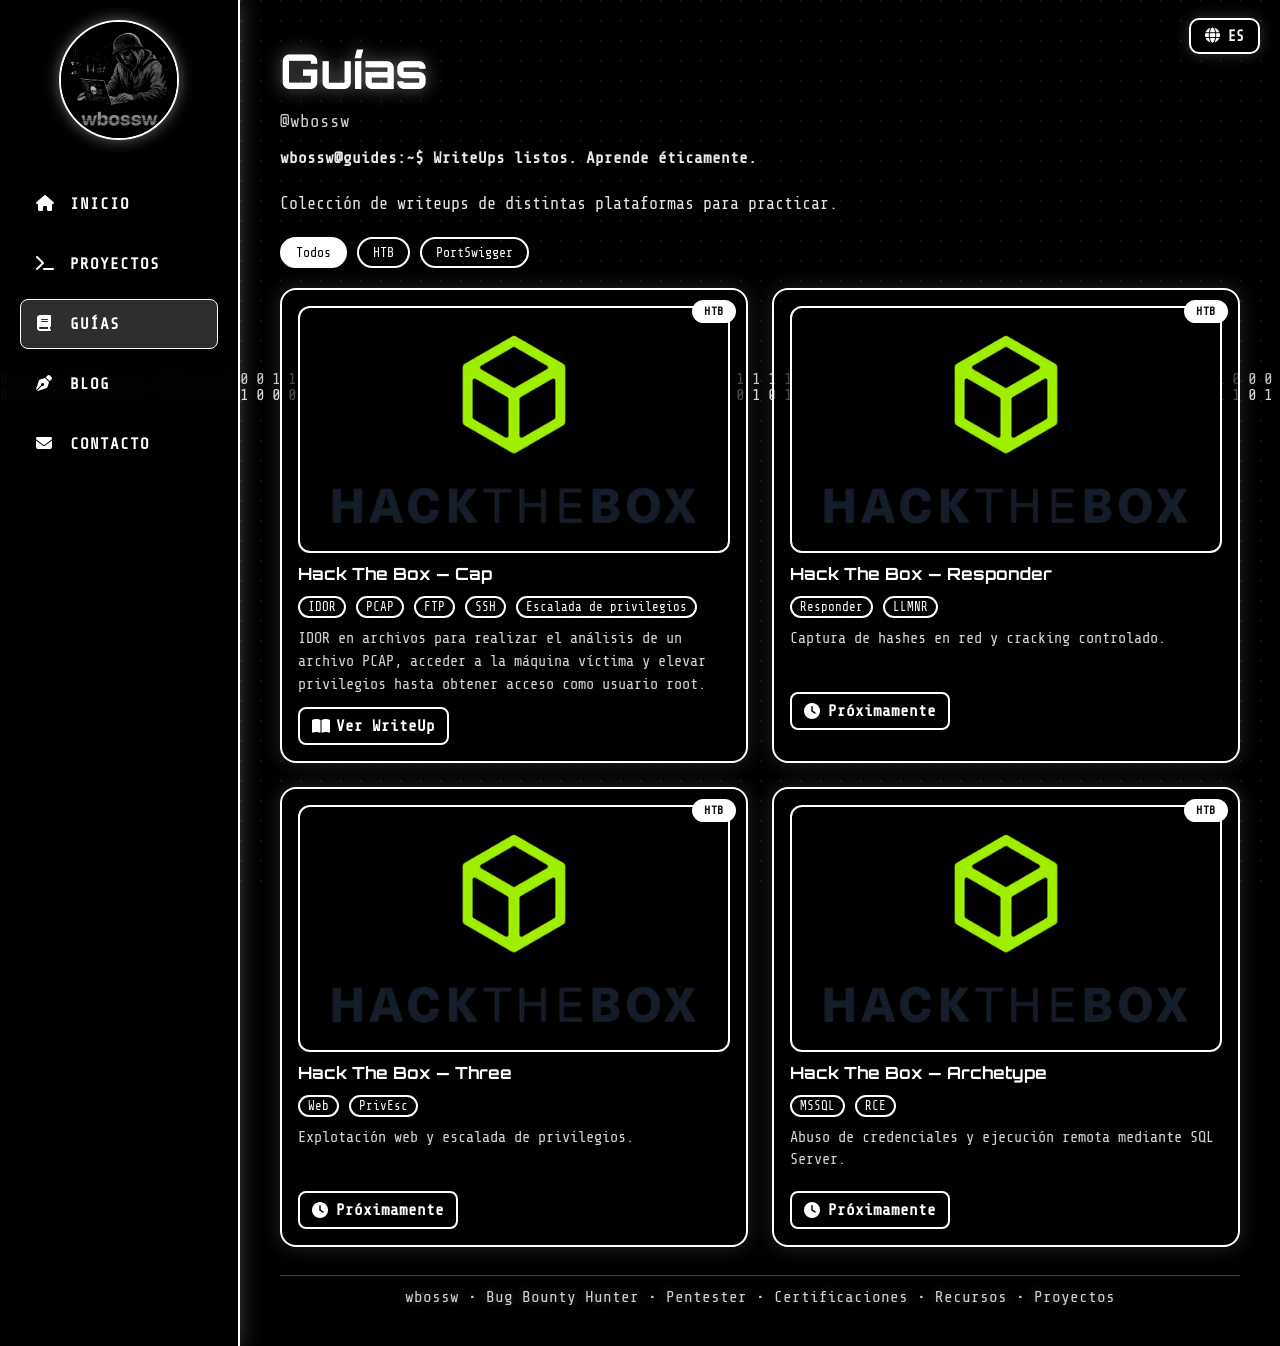
<file: guides.html>
<!DOCTYPE html>
<html lang="es">
<head>
  <meta charset="UTF-8">
  <meta name="viewport" content="width=device-width, initial-scale=1.0">

  <meta
    name="description"
    content="Guías y Writeups de ciberseguridad de @wbossw."
  >
  <meta
    property="og:title"
    content="wbossw - Guías y Writeups"
  >
  <meta
    property="og:description"
    content="Writeups de Hack The Box, PortSwigger y laboratorios web."
  >

  <link rel="icon" href="assets/favicon.ico" type="image/x-icon">

  <title>wbossw - Guías</title>

  <link rel="preconnect" href="https://fonts.googleapis.com">
  <link rel="preconnect" href="https://fonts.gstatic.com" crossorigin>

  <link
    href="https://fonts.googleapis.com/css2?family=Share+Tech+Mono:wght@400&family=Orbitron:wght@400;700;900&display=swap"
    rel="stylesheet"
  >

  <link
    rel="stylesheet"
    href="https://cdnjs.cloudflare.com/ajax/libs/font-awesome/6.4.0/css/all.min.css"
  >

  <link rel="stylesheet" href="css/guides.css">
</head>

<body>

  <canvas id="matrix" aria-hidden="true"></canvas>

  <div id="container">

    <aside id="sidebar">

      <div id="logo">
        <img src="assets/p1r4t3-wbossw.png" alt="wbossw logo">
      </div>

      <a href="https://wbossw.github.io/" class="nav-link">
        <i class="fas fa-home" aria-hidden="true"></i>
        Inicio
      </a>

      <a href="projects" class="nav-link">
        <i class="fas fa-terminal" aria-hidden="true"></i>
        Proyectos
      </a>

      <a href="guides" class="nav-link active">
        <i class="fas fa-book" aria-hidden="true"></i>
        Guías
      </a>

      <a href="blog" class="nav-link">
        <i class="fas fa-pen-nib" aria-hidden="true"></i>
        Blog
      </a>

      <a href="contact" class="nav-link">
        <i class="fas fa-envelope" aria-hidden="true"></i>
        Contacto
      </a>

    </aside>

    <div class="lang-toggle-container">
      <button
        id="lang-btn"
        class="lang-btn"
        type="button"
        aria-label="Cambiar idioma"
      >
        <i class="fas fa-globe" aria-hidden="true"></i>
        <span id="lang-label">EN</span>
      </button>
    </div>

    <main id="content">

      <header>
        <h1>Guías</h1>

        <p class="subtitle">
          @wbossw
        </p>

        <p class="terminal-prompt">
          wbossw@guides:~$ Knowledge base cargada. Play & hack.
        </p>
      </header>

      <section class="description">
        Colección de writeups de distintas plataformas para practicar.
      </section>

      <section
        class="filters"
        id="filters"
        aria-label="Filtrar guías"
      >
        <span
          class="chip active"
          data-filter="Todos"
          role="button"
          tabindex="0"
        >
          Todos
        </span>

        <span
          class="chip"
          data-filter="HTB"
          role="button"
          tabindex="0"
        >
          HTB
        </span>

        <span
          class="chip"
          data-filter="PortSwigger"
          role="button"
          tabindex="0"
        >
          PortSwigger
        </span>
      </section>

      <section
        class="vid-grid"
        id="vidGrid"
      >

        <article
          class="vid-card"
          data-tags="HTB"
        >
          <span class="pill">HTB</span>

          <div class="player">
            <img
              src="assets/guides/Hack-the-Box.png"
              alt="Hack The Box - Cap"
            >
          </div>

          <h2 class="vid-title">
            Hack The Box — Cap
          </h2>

          <div class="meta">
            <span class="badge">IDOR</span>
            <span class="badge">PCAP</span>
            <span class="badge">FTP</span>
            <span class="badge">SSH</span>
            <span class="badge">Escalada de privilegios</span>
          </div>

          <p class="vid-desc">
            IDOR en archivos para realizar el análisis de un archivo PCAP,
            acceder a la máquina víctima y elevar privilegios hasta obtener
            acceso como usuario root.
          </p>

          <div class="btns">
            <a
              class="btn"
              href="writeups/cap"
            >
              <i class="fas fa-book-open" aria-hidden="true"></i>
              Ver WriteUp
            </a>
          </div>
        </article>

        <article
          class="vid-card"
          data-tags="HTB"
        >
          <span class="pill">HTB</span>

          <div class="player">
            <img
              src="assets/guides/Hack-the-Box.png"
              alt="Hack The Box - Responder"
            >
          </div>

          <h2 class="vid-title">
            Hack The Box — Responder
          </h2>

          <div class="meta">
            <span class="badge">Responder</span>
            <span class="badge">LLMNR</span>
          </div>

          <p class="vid-desc">
            Captura de hashes en red y cracking controlado.
          </p>

          <div class="btns">
            <span
              class="btn"
              aria-disabled="true"
            >
              <i class="fas fa-clock" aria-hidden="true"></i>
              Próximamente
            </span>
          </div>
        </article>

        <article
          class="vid-card"
          data-tags="HTB"
        >
          <span class="pill">HTB</span>

          <div class="player">
            <img
              src="assets/guides/Hack-the-Box.png"
              alt="Hack The Box - Three"
            >
          </div>

          <h2 class="vid-title">
            Hack The Box — Three
          </h2>

          <div class="meta">
            <span class="badge">Web</span>
            <span class="badge">PrivEsc</span>
          </div>

          <p class="vid-desc">
            Explotación web y escalada de privilegios.
          </p>

          <div class="btns">
            <span
              class="btn"
              aria-disabled="true"
            >
              <i class="fas fa-clock" aria-hidden="true"></i>
              Próximamente
            </span>
          </div>
        </article>

        <article
          class="vid-card"
          data-tags="HTB"
        >
          <span class="pill">HTB</span>

          <div class="player">
            <img
              src="assets/guides/Hack-the-Box.png"
              alt="Hack The Box - Archetype"
            >
          </div>

          <h2 class="vid-title">
            Hack The Box — Archetype
          </h2>

          <div class="meta">
            <span class="badge">MSSQL</span>
            <span class="badge">RCE</span>
          </div>

          <p class="vid-desc">
            Abuso de credenciales y ejecución remota mediante SQL Server.
          </p>

          <div class="btns">
            <span
              class="btn"
              aria-disabled="true"
            >
              <i class="fas fa-clock" aria-hidden="true"></i>
              Próximamente
            </span>
          </div>
        </article>

      </section>

      <footer class="ticker-container">
        <div id="ticker" class="ticker">wbossw • Bug Bounty Hunter • Pentester •  Certificaciones • Recursos • Proyectos</div>
      </div>
      </footer>

    </main>

  </div>

  <script src="js/main.js"></script>
  <script src="js/guides.js"></script>
  <script src="js/lang.js"></script>

</body>
</html>
</file>
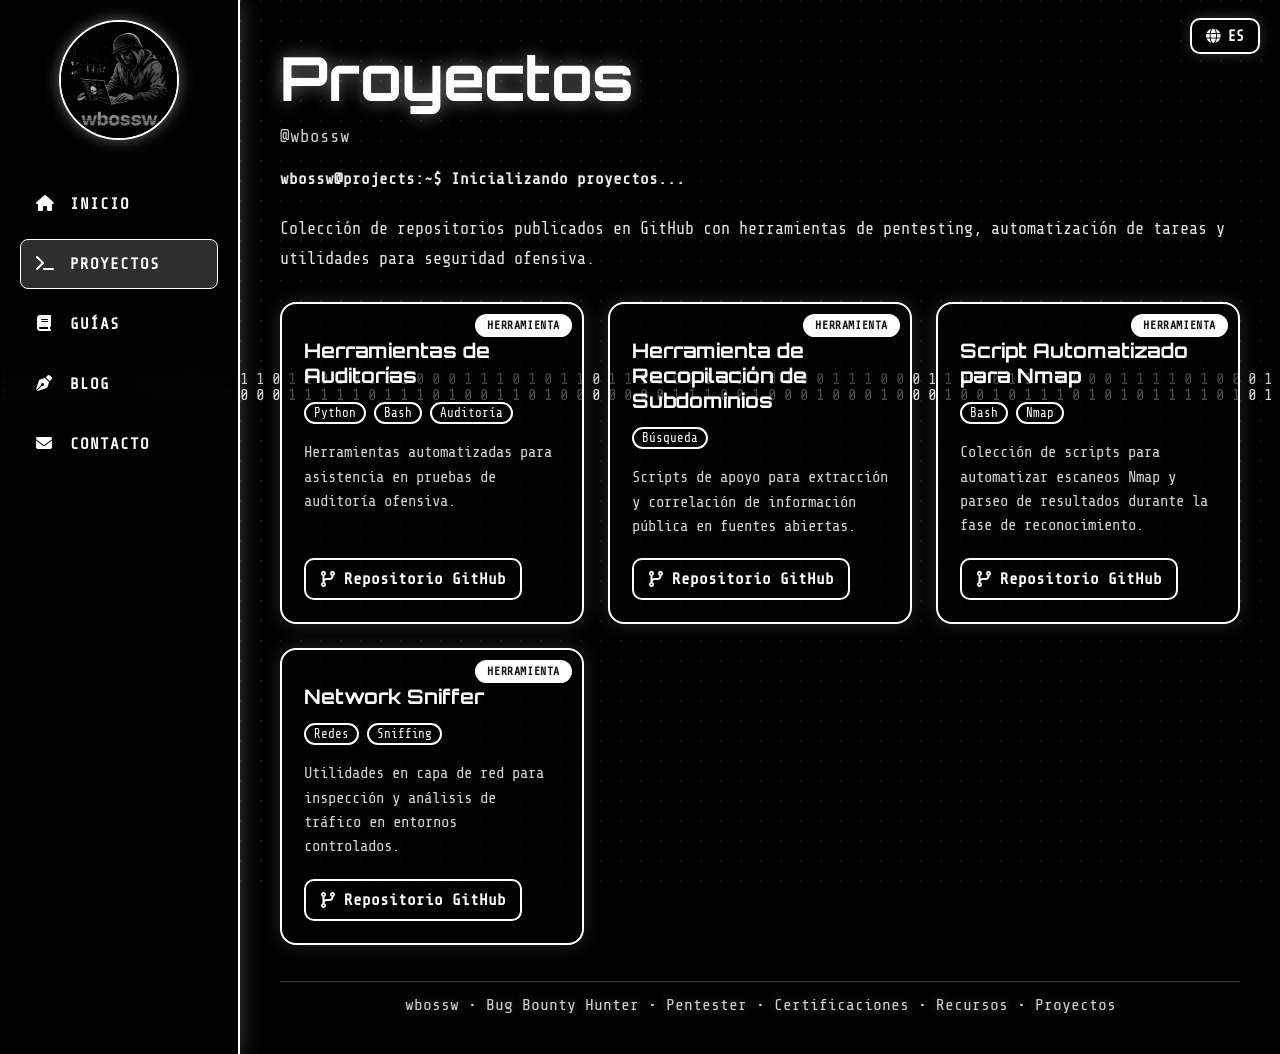
<file: projects.html>
<!DOCTYPE html>
<html lang="es">
<head>
  <meta charset="UTF-8">
  <meta name="viewport" content="width=device-width, initial-scale=1.0">

  <meta
    name="description"
    content="Proyectos, herramientas y automatizaciones de ciberseguridad de @wbossw."
    data-i18n-attr="content:meta.description"
  >
  <meta
    property="og:title"
    content="wbossw - Proyectos de Ciberseguridad"
    data-i18n-attr="content:meta.og.title">
  <meta
    property="og:description"
    content="Herramientas, automatizaciones y proyectos de seguridad."
    data-i18n-attr="content:meta.og.description">

  <link rel="icon" href="assets/favicon.ico" type="image/x-icon">

  <title data-i18n="poc.page.title">wbossw - Proyectos</title>

  <link rel="preconnect" href="https://fonts.googleapis.com">
  <link rel="preconnect" href="https://fonts.gstatic.com" crossorigin>
  <link
    href="https://fonts.googleapis.com/css2?family=Orbitron:wght@400;700;900&family=Share+Tech+Mono&display=swap"
    rel="stylesheet">
  <link
    rel="stylesheet"
    href="https://cdnjs.cloudflare.com/ajax/libs/font-awesome/6.4.0/css/all.min.css">

  <link rel="stylesheet" href="css/projects.css">
</head>

<body>
  <canvas id="matrix" aria-hidden="true"></canvas>

  <div class="lang-toggle-container">
    <button
      id="lang-btn"
      class="lang-btn"
      type="button"
      aria-label="Cambiar idioma"
      data-i18n-attr="aria-label:lang.button">

      <i class="fas fa-globe" aria-hidden="true"></i>
      <span id="lang-label">EN</span>
    </button>
  </div>

  <div id="container">
    <aside id="sidebar">
      <div id="logo">
        <img
          src="assets/p1r4t3-wbossw.png"
          alt="wbossw logo"
          data-i18n-attr="alt:logo.alt">

      </div>

      <a href="https://wbossw.github.io/" class="nav-link">
        <i class="fas fa-home" aria-hidden="true"></i>
        <span data-i18n="nav.home">Inicio</span>
      </a>

      <a href="projects" class="nav-link active">
        <i class="fas fa-terminal" aria-hidden="true"></i>
        <span data-i18n="nav.projects">Proyectos</span>
      </a>

      <a href="guides" class="nav-link">
        <i class="fas fa-book" aria-hidden="true"></i>
        <span data-i18n="nav.guides">Guías</span>
      </a>

      <a href="blog" class="nav-link">
        <i class="fas fa-pen-nib" aria-hidden="true"></i>
        <span data-i18n="nav.blog">Blog</span>
      </a>

      <a href="contact" class="nav-link">
        <i class="fas fa-envelope" aria-hidden="true"></i>
        <span data-i18n="nav.contact">Contacto</span>
      </a>
    </aside>

    <main id="content">
      <header>
        <h1 data-i18n="poc.title">Proyectos</h1>
        <p class="subtitle">@wbossw</p>

        <p class="terminal-prompt" data-i18n="poc.terminal">
          wbossw@projects:~$ Inicializando proyectos...
        </p>
      </header>

      <section class="description" data-i18n="poc.description">
        Colección de repositorios publicados en GitHub con herramientas de pentesting, automatización de tareas y utilidades para seguridad ofensiva.
   </section>

      <section
        class="poc-grid"
        aria-label="Proyectos"
        data-i18n-attr="aria-label:poc.grid.label">

        <article class="poc-card">
          <span class="pill" data-i18n="poc.tool">HERRAMIENTA</span>

          <h2 class="poc-title" data-i18n="poc.audit.title">
            Herramientas de Auditorías
          </h2>

          <div class="meta">
            <span class="badge" data-i18n="poc.python">Python</span>
	    <span class="badge" data-i18n="poc.python">Bash</span>
            <span class="badge" data-i18n="poc.audit">Auditoría</span>
          </div>

          <p class="poc-desc" data-i18n="poc.audit.description">
            Herramientas automatizadas para asistencia en pruebas de auditoría ofensiva.
          </p>

          <a
            class="btn"
            href="https://github.com/wbossw"
            target="_blank"
            rel="noopener noreferrer">

            <i class="fas fa-code-branch" aria-hidden="true"></i>
            <span data-i18n="poc.github">Repositorio GitHub</span>
          </a>
        </article>

        <article class="poc-card">
          <span class="pill" data-i18n="poc.tool">HERRAMIENTA</span>

          <h2 class="poc-title" data-i18n="poc.dorking.title">
            Herramienta de Recopilación de Subdominios
          </h2>

          <div class="meta">
            <span class="badge" data-i18n="poc.search">Búsqueda</span>
          </div>

          <p class="poc-desc" data-i18n="poc.dorking.description">
            Scripts de apoyo para extracción y correlación de información pública en fuentes abiertas.
          </p>

          <a
            class="btn"
            href="https://github.com/wbossw"
            target="_blank"
            rel="noopener noreferrer">

            <i class="fas fa-code-branch" aria-hidden="true"></i>
            <span data-i18n="poc.github">Repositorio GitHub</span>
          </a>
        </article>

        <article class="poc-card">
          <span class="pill" data-i18n="poc.tool">HERRAMIENTA</span>

          <h2 class="poc-title" data-i18n="poc.nmap.title">
            Script Automatizado para Nmap
          </h2>

          <div class="meta">
            <span class="badge" data-i18n="poc.bash">Bash</span>
            <span class="badge" data-i18n="poc.nmap">Nmap</span>
          </div>

          <p class="poc-desc" data-i18n="poc.nmap.description">
            Colección de scripts para automatizar escaneos Nmap y parseo de resultados durante la fase de reconocimiento.
          </p>

          <a
            class="btn"
            href="https://github.com/wbossw"
            target="_blank"
            rel="noopener noreferrer">

            <i class="fas fa-code-branch" aria-hidden="true"></i>
            <span data-i18n="poc.github">Repositorio GitHub</span>
          </a>
        </article>

        <article class="poc-card">
          <span class="pill" data-i18n="poc.tool">HERRAMIENTA</span>

          <h2 class="poc-title" data-i18n="poc.sniffer.title">
            Network Sniffer
          </h2>

          <div class="meta">
            <span class="badge" data-i18n="poc.network">Redes</span>
            <span class="badge" data-i18n="poc.sniffing">Sniffing</span>
          </div>

          <p class="poc-desc" data-i18n="poc.sniffer.description">
            Utilidades en capa de red para inspección y análisis de tráfico en entornos controlados.
          </p>

          <a
            class="btn"
            href="https://github.com/wbossw"
            target="_blank"
            rel="noopener noreferrer">

            <i class="fas fa-code-branch" aria-hidden="true"></i>
            <span data-i18n="poc.github">Repositorio GitHub</span>
          </a>
        </article>
      </section>

      <footer class="ticker-container">
        <div id="ticker" class="ticker">wbossw • Bug Bounty Hunter • Pentester •  Certificaciones • Recursos • Proyectos</div>
      </div>
      </footer>
    </main>
  </div>

  <script src="js/main.js"></script>
  <script src="js/lang.js"></script>
</body>
</html>
</file>
<file: css/index.css>
* {
  margin: 0;
  padding: 0;
  box-sizing: border-box;
}

html,
body {
  height: 100%;
}

body {
  background: #000;
  color: #fff;
  font-family: 'Share Tech Mono', monospace;
  min-height: 100vh;
  position: relative;
  overflow-x: hidden;
}

#matrix {
  position: fixed;
  inset: 0;
  z-index: -2;
  width: 100%;
  height: 100%;
  background: #000;
}

body::before {
  content: "";
  position: fixed;
  inset: 0;
  background-image: radial-gradient(
    circle at 1px 1px,
    rgba(255, 255, 255, .08) 1px,
    transparent 0
  );
  background-size: 20px 20px;
  z-index: -1;
  pointer-events: none;
}

#container {
  display: flex;
  min-height: 100vh;
}

#sidebar {
  width: 240px;
  flex-shrink: 0;
  background: rgba(0, 0, 0, .9);
  backdrop-filter: blur(10px);
  -webkit-backdrop-filter: blur(10px);
  border-right: 2px solid #fff;
  padding: 20px;
  display: flex;
  flex-direction: column;
  box-shadow: 0 0 20px rgba(255, 255, 255, .25);
}

#logo {
  text-align: center;
  margin-bottom: 30px;
}

#logo img {
  width: 120px;
  max-width: 100%;
  border-radius: 50%;
  border: 2px solid #fff;
  box-shadow: 0 0 15px rgba(255, 255, 255, .4);
  transition: transform .25s ease, box-shadow .25s ease;
}

#logo img:hover {
  transform: scale(1.06);
  box-shadow: 0 0 24px rgba(255, 255, 255, .7);
}

.nav-link {
  color: #fff;
  text-decoration: none;
  padding: 15px;
  margin: 5px 0;
  display: block;
  border: 1px solid transparent;
  border-radius: 8px;
  transition: all .2s ease;
  text-transform: uppercase;
  letter-spacing: 1px;
  font-weight: bold;
  white-space: nowrap;
}

.nav-link i {
  color: #fff;
  margin-right: 8px;
  width: 16px;
  text-align: center;
}

.nav-link:hover {
  background: rgba(255, 255, 255, .08);
  border-color: #fff;
  transform: translateX(4px);
}

.nav-link.active {
  background: rgba(255, 255, 255, .18);
  border-color: #fff;
}

#content {
  flex: 1;
  min-width: 0;
  padding: 40px;
}


h1 {
  font-family: 'Orbitron', monospace;
  font-size: 3.8em;
  color: #fff;
  text-shadow: 0 0 18px rgba(255, 255, 255, .45);
  margin-bottom: 10px;
}

.subtitle {
  font-size: 1.1em;
  color: #cfcfcf;
  margin-bottom: 24px;
}

.terminal-prompt {
  color: #eaeaea;
  font-weight: bold;
  margin-bottom: 26px;
}

.description {
  font-size: 1.05em;
  line-height: 1.8;
  color: #e6e6e6;
  margin-bottom: 28px;
  max-width: 980px;
}

.skills-grid {
  display: grid;
  grid-template-columns: repeat(auto-fit, minmax(200px, 1fr));
  gap: 20px;
  margin-top: 40px;
}

.skill-card {
  background: rgba(0, 0, 0, .78);
  border: 2px solid #fff;
  border-radius: 10px;
  padding: 20px;
  position: relative;
  overflow: hidden;
  transition: transform .25s ease, box-shadow .25s ease;
}

.skill-card::before {
  content: "";
  position: absolute;
  top: 0;
  left: -100%;
  width: 100%;
  height: 100%;
  background: linear-gradient(
    90deg,
    transparent,
    rgba(255, 255, 255, .08),
    transparent
  );
  transition: left .5s ease;
}

.skill-card:hover::before {
  left: 100%;
}

.skill-card:hover {
  transform: translateY(-5px);
  box-shadow: 0 10px 30px rgba(255, 255, 255, .25);
  border-color: #e5e5e5;
}

.skill-icon {
  font-size: 2.5em;
  margin-bottom: 15px;
  text-align: center;
  color: #fff;
}

.skill-title {
  font-family: 'Orbitron', monospace;
  font-size: 1.3em;
  color: #fff;
  margin-bottom: 15px;
  text-align: center;
}

.skill-description {
  color: #d0d0d0;
  line-height: 1.6;
  text-align: center;
}

.social-links {
  margin-top: 40px;
  display: flex;
  gap: 20px;
  flex-wrap: wrap;
}

.social-link {
  color: #fff;
  text-decoration: none;
  padding: 12px 25px;
  border: 2px solid #fff;
  border-radius: 8px;
  transition: all .2s ease;
  background: rgba(0, 0, 0, .78);
  font-weight: bold;
}

.social-link:hover {
  background: #fff;
  color: #000;
  box-shadow: 0 0 15px rgba(255, 255, 255, .5);
  transform: translateY(-2px);
}

.ticker-container {
  width: 100%;
  margin-top: 28px;
  border-top: 1px solid rgba(255, 255, 255, .25);
  padding-top: 12px;
  text-align: center;
  overflow: hidden;
}

.ticker {
  font-size: 1rem;
  color: #cfcfcf;
  text-shadow: 0 0 10px rgba(255, 255, 255, .25);
  white-space: nowrap;
  display: inline-block;
  animation: scrollText 18s linear infinite;
}

@keyframes scrollText {
  0% {
    transform: translateX(100%);
  }

  100% {
    transform: translateX(-100%);
  }
}

.lang-toggle-container {
  position: fixed;
  top: 18px;
  right: 20px;
  z-index: 1000;
}

.lang-btn {
  background: rgba(0, 0, 0, .85);
  backdrop-filter: blur(10px);
  -webkit-backdrop-filter: blur(10px);
  color: #fff;
  border: 2px solid #fff;
  border-radius: 10px;
  padding: 8px 14px;
  font-family: 'Share Tech Mono', monospace;
  font-size: .9rem;
  font-weight: bold;
  cursor: pointer;
  display: flex;
  align-items: center;
  gap: 8px;
  box-shadow: 0 0 15px rgba(255, 255, 255, .2);
  transition: all .25s ease;
}

.lang-btn:hover {
  background: #fff;
  color: #000;
  box-shadow: 0 0 22px rgba(255, 255, 255, .6);
  transform: translateY(-2px);
}

.lang-btn i {
  font-size: .95rem;
}

@media (max-width: 768px) {

  #container {
    flex-direction: column;
  }

  #sidebar {
    width: 100%;
    padding: 20px;
    border-right: none;
    border-bottom: 2px solid #fff;
  }

  #content {
    padding: 20px;
  }

  h1 {
    font-size: 2.6em;
  }

  .lang-toggle-container {
    top: 12px;
    right: 12px;
  }

  .lang-btn {
    padding: 6px 10px;
    font-size: .8rem;
  }
}
</file>
<file: css/blog.css>
* {
  margin: 0;
  padding: 0;
  box-sizing: border-box;
}

html,
body {
  height: 100%;
}

body {
  background: #000;
  color: #fff;
  font-family: 'Share Tech Mono', monospace;
  min-height: 100vh;
  position: relative;
  overflow-x: hidden;
}

#matrix {
  position: fixed;
  inset: 0;
  z-index: -2;
  width: 100%;
  height: 100%;
  background: #000;
}

body::before {
  content: "";
  position: fixed;
  inset: 0;
  background-image: radial-gradient(
    circle at 1px 1px,
    rgba(255, 255, 255, .08) 1px,
    transparent 0
  );
  background-size: 20px 20px;
  z-index: -1;
  pointer-events: none;
}

#container {
  display: flex;
  min-height: 100vh;
}

#sidebar {
  width: 240px;
  flex-shrink: 0;
  background: rgba(0, 0, 0, .9);
  backdrop-filter: blur(10px);
  -webkit-backdrop-filter: blur(10px);
  border-right: 2px solid #fff;
  padding: 20px;
  display: flex;
  flex-direction: column;
  box-shadow: 0 0 20px rgba(255, 255, 255, .25);
}

#logo {
  text-align: center;
  margin-bottom: 30px;
}

#logo img {
  width: 120px;
  max-width: 100%;
  border-radius: 50%;
  border: 2px solid #fff;
  box-shadow: 0 0 15px rgba(255, 255, 255, .4);
  transition: transform .25s ease, box-shadow .25s ease;
}

#logo img:hover {
  transform: scale(1.06);
  box-shadow: 0 0 24px rgba(255, 255, 255, .7);
}

.nav-link {
  color: #fff;
  text-decoration: none;
  padding: 15px;
  margin: 5px 0;
  display: block;
  border: 1px solid transparent;
  border-radius: 8px;
  transition: all .2s ease;
  text-transform: uppercase;
  letter-spacing: 1px;
  font-weight: bold;
  white-space: nowrap;
}

.nav-link i {
  color: #fff;
  margin-right: 8px;
  width: 16px;
  text-align: center;
}

.nav-link:hover {
  background: rgba(255, 255, 255, .08);
  border-color: #fff;
  transform: translateX(4px);
}

.nav-link.active {
  background: rgba(255, 255, 255, .18);
  border-color: #fff;
}

.lang-toggle-container {
  position: fixed;
  top: 18px;
  right: 20px;
  z-index: 1000;
}

.lang-btn {
  background: rgba(0, 0, 0, .85);
  backdrop-filter: blur(10px);
  -webkit-backdrop-filter: blur(10px);
  color: #fff;
  border: 2px solid #fff;
  border-radius: 10px;
  padding: 8px 14px;
  font-family: 'Share Tech Mono', monospace;
  font-size: .9rem;
  font-weight: bold;
  cursor: pointer;
  display: flex;
  align-items: center;
  gap: 8px;
  box-shadow: 0 0 15px rgba(255, 255, 255, .2);
  transition: all .25s ease;
}

.lang-btn:hover {
  background: #fff;
  color: #000;
  box-shadow: 0 0 22px rgba(255, 255, 255, .6);
  transform: translateY(-2px);
}

#content {
  flex: 1;
  min-width: 0;
  padding: 40px;
}

h1 {
  font-family: 'Orbitron', monospace;
  font-size: 3em;
  color: #fff;
  text-shadow: 0 0 18px rgba(255, 255, 255, .45);
  margin-bottom: 8px;
}

.subtitle {
  font-size: 1.1em;
  color: #cfcfcf;
  margin-bottom: 12px;
}

.terminal-prompt {
  color: #eaeaea;
  font-weight: bold;
  margin-bottom: 18px;
}

.description {
  font-size: 1.05em;
  line-height: 1.8;
  color: #e6e6e6;
  margin-bottom: 20px;
  max-width: 980px;
}

.toolbar {
  display: flex;
  flex-wrap: wrap;
  gap: 10px;
  align-items: center;
  margin-bottom: 25px;
}

.search {
  position: relative;
  flex: 1 1 300px;
  display: flex;
  align-items: center;
}

.search i {
  position: absolute;
  left: 12px;
  color: #aaa;
  pointer-events: none;
}

.search input {
  width: 100%;
  padding: 10px 10px 10px 38px;
  background: rgba(0, 0, 0, .7);
  border: 2px solid #fff;
  border-radius: 8px;
  color: #fff;
  font-family: 'Share Tech Mono', monospace;
  outline: none;
  transition: box-shadow .2s ease;
}

.search input:focus {
  box-shadow: 0 0 12px rgba(255, 255, 255, .4);
}

.chip {
  padding: 6px 14px;
  border: 1px solid rgba(255, 255, 255, .4);
  border-radius: 20px;
  font-size: .85rem;
  cursor: pointer;
  transition: all .2s ease;
  background: rgba(0, 0, 0, .5);
  user-select: none;
}

.chip:hover {
  border-color: #fff;
  background: rgba(255, 255, 255, .1);
}

.chip.active {
  background: #fff;
  color: #000;
  font-weight: bold;
  border-color: #fff;
}

.blog-grid {
  display: grid;
  grid-template-columns: repeat(auto-fit, minmax(320px, 1fr));
  gap: 24px;
  margin-bottom: 22px;
  min-height: 200px;
}

.post {
  background: rgba(0, 0, 0, .65);
  border: 2px solid #fff;
  border-radius: 16px;
  padding: 18px;
  box-shadow: 0 0 20px rgba(255, 255, 255, .15);
  transition: all .25s ease;
  position: relative;
  display: flex;
  flex-direction: column;
}

.post img {
  max-width: 100%;
  height: auto;
  border-radius: 8px;
}

.post:hover {
  transform: translateY(-4px);
  box-shadow: 0 10px 28px rgba(255, 255, 255, .25);
  border-color: #e6e6e6;
}

.post h3 {
  font-family: 'Orbitron', monospace;
  font-size: 1.15rem;
  margin-bottom: 10px;
  line-height: 1.3;
}

.meta {
  display: flex;
  flex-wrap: wrap;
  gap: 6px;
  margin-bottom: 12px;
  font-size: .8rem;
  color: #bbb;
}

.excerpt {
  font-size: .95rem;
  line-height: 1.5;
  color: #ccc;
  margin-bottom: 15px;
  flex-grow: 1;
}

.badge {
  border: 1px solid #fff;
  border-radius: 12px;
  padding: 2px 8px;
  font-size: .78rem;
}

.pill {
  position: absolute;
  top: 10px;
  right: 10px;
  font-size: .72rem;
  letter-spacing: .6px;
  border: 1px solid #fff;
  border-radius: 999px;
  padding: 3px 10px;
  color: #111;
  background: #fff;
  font-weight: bold;
  z-index: 2;
}

.btns {
  display: flex;
  gap: 10px;
  margin-top: auto;
}

.btn {
  display: inline-flex;
  align-items: center;
  gap: 8px;
  padding: 8px 12px;
  border: 2px solid #fff;
  border-radius: 10px;
  color: #fff;
  text-decoration: none;
  font-weight: bold;
  font-size: .85rem;
  transition: all .2s ease;
  cursor: pointer;
}

.btn:hover {
  background: #fff;
  color: #000;
  transform: translateY(-2px);
}

.btn i {
  width: 16px;
  text-align: center;
}

.no-results {
  grid-column: 1 / -1;
  text-align: center;
  padding: 50px 20px;
  background: rgba(0, 0, 0, .7);
  border: 2px dashed rgba(255, 255, 255, .3);
  border-radius: 16px;
  margin: 20px 0;
  box-shadow: inset 0 0 15px rgba(255, 0, 0, .1);
}

.no-results i {
  font-size: 3rem;
  color: #ff4d4d;
  margin-bottom: 15px;
  text-shadow: 0 0 10px rgba(255, 77, 77, .5);
}

.no-results h3 {
  font-family: 'Orbitron', monospace;
  font-size: 1.5rem;
  color: #fff;
  margin-bottom: 8px;
}

.no-results p {
  color: #aaa;
  font-size: 1rem;
}

form {
  display: grid;
  gap: 12px;
  margin-top: 6px;
}

label {
  font-size: .95rem;
  color: #fff;
}

input,
select,
textarea {
  background: rgba(0, 0, 0, .7);
  border: 2px solid #fff;
  border-radius: 8px;
  color: #fff;
  padding: 10px;
  font-family: 'Share Tech Mono', monospace;
  outline: none;
  transition: box-shadow .2s ease;
}

input:focus,
select:focus,
textarea:focus {
  box-shadow: 0 0 12px rgba(255, 255, 255, .4);
}

.ticker-container {
  width: 100%;
  margin-top: 22px;
  border-top: 1px solid rgba(255, 255, 255, .25);
  padding-top: 12px;
  text-align: center;
  overflow: hidden;
}

.ticker {
  font-size: 1rem;
  color: #cfcfcf;
  text-shadow: 0 0 10px rgba(255, 255, 255, .25);
  white-space: nowrap;
  display: inline-block;
  animation: scrollText 18s linear infinite;
}

@keyframes scrollText {
  0% {
    transform: translateX(100%);
  }

  100% {
    transform: translateX(-100%);
  }
}

@media (max-width: 768px) {

  #container {
    flex-direction: column;
  }

  #sidebar {
    width: 100%;
    padding: 20px;
    border-right: none;
    border-bottom: 2px solid #fff;
  }

  #content {
    padding: 20px;
  }

  .lang-toggle-container {
    top: 12px;
    right: 12px;
  }

  h1 {
    font-size: 2.2em;
  }
}
</file>
<file: css/contact.css>
* {
  margin: 0;
  padding: 0;
  box-sizing: border-box;
}

html,
body {
  height: 100%;
}

body {
  background: #000;
  color: #fff;
  font-family: 'Share Tech Mono', monospace;
  min-height: 100vh;
  position: relative;
  overflow-x: hidden;
}

#matrix {
  position: fixed;
  inset: 0;
  z-index: -2;
  width: 100%;
  height: 100%;
  background: #000;
}

body::before {
  content: "";
  position: fixed;
  inset: 0;
  background-image: radial-gradient(
    circle at 1px 1px,
    rgba(255, 255, 255, .08) 1px,
    transparent 0
  );
  background-size: 20px 20px;
  z-index: -1;
  pointer-events: none;
}


#container {
  display: flex;
  min-height: 100vh;
}

#sidebar {
  width: 240px;
  flex-shrink: 0;
  background: rgba(0, 0, 0, .9);
  backdrop-filter: blur(10px);
  -webkit-backdrop-filter: blur(10px);
  border-right: 2px solid #fff;
  padding: 20px;
  display: flex;
  flex-direction: column;
  box-shadow: 0 0 20px rgba(255, 255, 255, .25);
}

#logo {
  text-align: center;
  margin-bottom: 30px;
}

#logo img {
  width: 120px;
  max-width: 100%;
  border-radius: 50%;
  border: 2px solid #fff;
  box-shadow: 0 0 15px rgba(255, 255, 255, .4);
  transition: transform .25s ease, box-shadow .25s ease;
}

#logo img:hover {
  transform: scale(1.06);
  box-shadow: 0 0 24px rgba(255, 255, 255, .7);
}

.nav-link {
  color: #fff;
  text-decoration: none;
  padding: 15px;
  margin: 5px 0;
  display: block;
  border: 1px solid transparent;
  border-radius: 8px;
  transition: all .2s ease;
  text-transform: uppercase;
  letter-spacing: 1px;
  font-weight: bold;
  white-space: nowrap;
}

.nav-link i {
  color: #fff;
  margin-right: 8px;
  width: 16px;
  text-align: center;
}

.nav-link:hover {
  background: rgba(255, 255, 255, .08);
  border-color: #fff;
  transform: translateX(4px);
}

.nav-link.active {
  background: rgba(255, 255, 255, .18);
  border-color: #fff;
}

#content {
  flex: 1;
  min-width: 0;
  padding: 40px;
}

h1 {
  font-family: 'Orbitron', monospace;
  font-size: 3em;
  color: #fff;
  text-shadow: 0 0 18px rgba(255, 255, 255, .45);
  margin-bottom: 8px;
}

.subtitle {
  font-size: 1.1em;
  color: #cfcfcf;
  margin-bottom: 12px;
}

.terminal-prompt {
  color: #eaeaea;
  font-weight: bold;
  margin-bottom: 18px;
}

.description {
  font-size: 1.05em;
  line-height: 1.8;
  color: #e6e6e6;
  margin-bottom: 20px;
  max-width: 980px;
}

.grid {
  display: grid;
  grid-template-columns: repeat(auto-fit, minmax(320px, 1fr));
  gap: 24px;
  margin-bottom: 22px;
}

.card {
  background: rgba(0, 0, 0, .65);
  border: 2px solid #fff;
  border-radius: 16px;
  padding: 18px;
  box-shadow: 0 0 20px rgba(255, 255, 255, .15);
  transition: all .25s ease;
  position: relative;
}

.card:hover {
  transform: translateY(-4px);
  box-shadow: 0 10px 28px rgba(255, 255, 255, .25);
  border-color: #e6e6e6;
}

.card h3 {
  font-family: 'Orbitron', monospace;
  font-size: 1.15rem;
  margin-bottom: 8px;
}

.line {
  margin: 10px 0;
  border-top: 1px solid rgba(255, 255, 255, .25);
}

.badge {
  border: 2px solid #fff;
  border-radius: 12px;
  padding: 2px 8px;
  font-size: .78rem;
  margin-right: 6px;
}

.pill {
  position: absolute;
  top: 10px;
  right: 10px;
  font-size: .72rem;
  letter-spacing: .6px;
  border: 2px solid #fff;
  border-radius: 999px;
  padding: 3px 10px;
  color: #111;
  background: #fff;
  font-weight: bold;
}

.btn {
  display: inline-flex;
  align-items: center;
  justify-content: center;
  gap: 8px;
  padding: 10px 14px;
  border: 2px solid #fff;
  border-radius: 10px;
  background: rgba(0, 0, 0, .65);
  color: #fff;
  text-decoration: none;
  font-family: 'Share Tech Mono', monospace;
  font-size: 1rem;
  font-weight: bold;
  line-height: normal;
  transition: all .2s ease;
  cursor: pointer;
  appearance: none;
  -webkit-appearance: none;
}

.btn:hover {
  background: #fff;
  color: #000;
  transform: translateY(-2px);
}

.btn i {
  width: 16px;
  text-align: center;
}

form {
  display: grid;
  gap: 12px;
  margin-top: 6px;
}

label {
  font-size: .95rem;
  color: #fff;
}

input,
select,
textarea {
  background: rgba(0, 0, 0, .45);
  color: #fff;
  border: 2px solid #fff;
  border-radius: 10px;
  padding: 10px;
  font-family: 'Share Tech Mono', monospace;
  width: 100%;
}

textarea {
  min-height: 120px;
  resize: vertical;
}

.row {
  display: grid;
  grid-template-columns: 1fr 1fr;
  gap: 12px;
}

.grid > section.card:nth-of-type(3) {
  max-width: 100%;
  overflow-wrap: anywhere;
  word-break: break-word;
}

.grid > section.card:nth-of-type(3) h3 {
  font-size: 1rem;
}

.grid > section.card:nth-of-type(3) label {
  font-size: .88rem;
}

.grid > section.card:nth-of-type(3) input,
.grid > section.card:nth-of-type(3) select,
.grid > section.card:nth-of-type(3) textarea {
  font-size: .94rem;
}

.ticker-container {
  width: 100%;
  margin-top: 24px;
  border-top: 1px solid rgba(255, 255, 255, .25);
  padding-top: 12px;
  text-align: center;
  overflow: hidden;
}

.ticker {
  font-size: 1rem;
  color: #cfcfcf;
  text-shadow: 0 0 10px rgba(255, 255, 255, .25);
  white-space: nowrap;
  display: inline-block;
  animation: scrollText 18s linear infinite;
}

@keyframes scrollText {
  0% {
    transform: translateX(100%);
  }

  100% {
    transform: translateX(-100%);
  }
}

footer {
  margin-top: 28px;
  color: #bdbdbd;
  font-size: .9em;
  text-align: center;
}

.lang-toggle-container {
  position: fixed;
  top: 18px;
  right: 20px;
  z-index: 1000;
}

.lang-btn {
  background: rgba(0, 0, 0, .85);
  backdrop-filter: blur(10px);
  -webkit-backdrop-filter: blur(10px);
  color: #fff;
  border: 2px solid #fff;
  border-radius: 10px;
  padding: 8px 14px;
  font-family: 'Share Tech Mono', monospace;
  font-size: .9rem;
  font-weight: bold;
  cursor: pointer;
  display: flex;
  align-items: center;
  gap: 8px;
  box-shadow: 0 0 15px rgba(255, 255, 255, .2);
  transition: all .25s ease;
}

.lang-btn:hover {
  background: #fff;
  color: #000;
  box-shadow: 0 0 22px rgba(255, 255, 255, .6);
  transform: translateY(-2px);
}

.lang-btn i {
  font-size: .95rem;
}

@media (max-width: 1200px) {

  .grid > section.card:nth-of-type(3) h3 {
    font-size: .98rem;
  }

  .grid > section.card:nth-of-type(3) .row {
    grid-template-columns: 1fr;
  }
}

@media (max-width: 768px) {

  #container {
    flex-direction: column;
  }

  #sidebar {
    width: 100%;
    padding: 20px;
    border-right: none;
    border-bottom: 2px solid #fff;
  }

  #content {
    padding: 20px;
  }

  h1 {
    font-size: 2.4em;
  }

  .lang-toggle-container {
    top: 12px;
    right: 12px;
  }

  .lang-btn {
    padding: 6px 10px;
    font-size: .8rem;
  }
}

@media (max-width: 720px) {

  .row {
    grid-template-columns: 1fr;
  }
}
</file>
<file: css/guides.css>
* {
  margin: 0;
  padding: 0;
  box-sizing: border-box;
}

html,
body {
  height: 100%;
}

body {
  background: #000;
  color: #fff;
  font-family: 'Share Tech Mono', monospace;
  min-height: 100vh;
  position: relative;
  overflow-x: hidden;
}

#matrix {
  position: fixed;
  inset: 0;
  z-index: -2;
  background: #000;
}

body::before {
  content: "";
  position: fixed;
  inset: 0;
  background-image:
    radial-gradient(
      circle at 1px 1px,
      rgba(255, 255, 255, .08) 1px,
      transparent 0
    );
  background-size: 20px 20px;
  z-index: -1;
  pointer-events: none;
}

#container {
  display: flex;
  min-height: 100vh;
}

#sidebar {
  width: 240px;
  flex-shrink: 0;

  background: rgba(0, 0, 0, .9);
  backdrop-filter: blur(10px);
  -webkit-backdrop-filter: blur(10px);

  border-right: 2px solid #fff;
  padding: 20px;

  display: flex;
  flex-direction: column;

  box-shadow: 0 0 20px rgba(255, 255, 255, .25);
}

#logo {
  text-align: center;
  margin-bottom: 30px;
}

#logo img {
  width: 120px;
  max-width: 100%;

  border-radius: 50%;
  border: 2px solid #fff;

  box-shadow: 0 0 15px rgba(255, 255, 255, .4);

  transition: transform .25s ease, box-shadow .25s ease;
}

#logo img:hover {
  transform: scale(1.06);
  box-shadow: 0 0 24px rgba(255, 255, 255, .7);
}

.nav-link {
  color: #fff;
  text-decoration: none;

  padding: 15px;
  margin: 5px 0;

  display: block;

  border: 1px solid transparent;
  border-radius: 8px;

  transition: all .2s ease;

  text-transform: uppercase;
  letter-spacing: 1px;
  font-weight: bold;

  white-space: nowrap;
}

.nav-link i {
  color: #fff;
  margin-right: 8px;
  width: 16px;
  text-align: center;
}

.nav-link:hover {
  background: rgba(255, 255, 255, .08);
  border-color: #fff;
  transform: translateX(4px);
}

.nav-link.active {
  background: rgba(255, 255, 255, .18);
  border-color: #fff;
}

.lang-toggle-container {
  position: fixed;
  top: 18px;
  right: 20px;
  z-index: 1000;
}

.lang-btn {
  background: rgba(0, 0, 0, .85);
  backdrop-filter: blur(10px);
  -webkit-backdrop-filter: blur(10px);

  color: #fff;

  border: 2px solid #fff;
  border-radius: 10px;

  padding: 8px 14px;

  font-family: 'Share Tech Mono', monospace;
  font-size: .9rem;
  font-weight: bold;

  cursor: pointer;

  display: flex;
  align-items: center;
  gap: 8px;

  box-shadow: 0 0 15px rgba(255, 255, 255, .2);

  transition: all .25s ease;
}

.lang-btn:hover {
  background: #fff;
  color: #000;

  box-shadow: 0 0 22px rgba(255, 255, 255, .6);

  transform: translateY(-2px);
}

.lang-btn i {
  font-size: .95rem;
}

#content {
  flex: 1;
  min-width: 0;
  padding: 40px;
}

h1 {
  font-family: 'Orbitron', monospace;
  font-size: 3em;

  color: #fff;

  text-shadow: 0 0 18px rgba(255, 255, 255, .45);

  margin-bottom: 10px;
}

.subtitle {
  font-size: 1.1em;
  color: #cfcfcf;
  margin-bottom: 18px;
}

.terminal-prompt {
  color: #eaeaea;
  font-weight: bold;
  margin-bottom: 22px;
}

.description {
  font-size: 1.05em;
  line-height: 1.8;

  color: #e6e6e6;

  margin-bottom: 18px;
  max-width: 980px;
}

.filters {
  display: flex;
  gap: 10px;
  flex-wrap: wrap;

  margin-bottom: 20px;
}

.chip {
  border: 2px solid #fff;
  border-radius: 999px;

  padding: 6px 14px;

  font-size: .82rem;

  cursor: pointer;
  user-select: none;

  transition: .2s;
}

.chip.active,
.chip:hover {
  background: #fff;
  color: #000;
}

.vid-grid {
  display: grid;

  grid-template-columns:
    repeat(auto-fit, minmax(320px, 1fr));

  gap: 24px;
}

.vid-card {
  background: rgba(0, 0, 0, .65);

  border: 2px solid #fff;
  border-radius: 16px;

  padding: 16px;

  box-shadow: 0 0 20px rgba(255, 255, 255, .15);

  transition:
    transform .25s ease,
    box-shadow .25s ease,
    border-color .25s ease;

  position: relative;

  display: flex;
  flex-direction: column;
}

.vid-card.hide {
  display: none;
}

.vid-card:hover {
  transform: translateY(-4px);

  box-shadow:
    0 10px 28px rgba(255, 255, 255, .25);

  border-color: #e6e6e6;
}

.pill {
  position: absolute;

  top: 10px;
  right: 10px;

  font-size: .72rem;
  letter-spacing: .6px;

  border: 2px solid #fff;
  border-radius: 999px;

  padding: 3px 10px;

  color: #111;
  background: #fff;

  font-weight: bold;

  z-index: 1;
}

.vid-title {
  display: block;

  font-family: 'Orbitron', monospace;
  font-size: 1.05rem;

  margin: 10px 0 6px;
}

.meta {
  display: flex;
  gap: 10px;
  flex-wrap: wrap;

  margin: 6px 0 10px;
}

.badge {
  border: 2px solid #fff;
  border-radius: 12px;

  padding: 2px 8px;

  font-size: .78rem;
}

.vid-desc {
  color: #d5d5d5;

  font-size: .95rem;
  line-height: 1.5;

  min-height: 54px;
}

.btns {
  display: flex;
  gap: 10px;

  flex-wrap: wrap;

  margin-top: 10px;
}

.btn {
  display: inline-flex;
  align-items: center;
  justify-content: center;

  gap: 8px;

  padding: 8px 12px;

  border: 2px solid #fff;
  border-radius: 8px;

  color: #fff;
  text-decoration: none;

  font-weight: bold;

  transition: all .2s ease;
}

.btn:hover {
  background: #fff;
  color: #000;

  transform: translateY(-2px);
}

.btn i {
  width: 16px;
  text-align: center;
}

.player {
  position: relative;

  width: 100%;

  padding-bottom: 56.25%;

  border-radius: 12px;
  overflow: hidden;

  border: 2px solid #fff;

  background: #000;
}

.player iframe,
.player img {
  position: absolute;
  inset: 0;

  width: 100%;
  height: 100%;

  border: 0;

  object-fit: cover;
  object-position: center;
}

.ticker-container {
  width: 100%;

  margin-top: 28px;

  border-top: 1px solid rgba(255, 255, 255, .25);

  padding-top: 12px;

  text-align: center;

  overflow: hidden;
}

.ticker {
  font-size: 1rem;

  color: #cfcfcf;

  text-shadow:
    0 0 10px rgba(255, 255, 255, .25);

  white-space: nowrap;

  display: inline-block;

  animation: scrollText 18s linear infinite;
}

@keyframes scrollText {
  0% {
    transform: translateX(100%);
  }

  100% {
    transform: translateX(-100%);
  }
}

footer {
  margin-top: 16px;

  color: #bdbdbd;

  font-size: .9em;

  text-align: center;
}

@media (max-width: 768px) {

  #container {
    flex-direction: column;
  }

  #sidebar {
    width: 100%;

    border-right: none;
    border-bottom: 2px solid #fff;
  }

  #content {
    padding: 20px;
  }

  h1 {
    font-size: 2.4em;
  }

  .lang-toggle-container {
    top: 12px;
    right: 12px;
  }

  .lang-btn {
    padding: 6px 10px;
    font-size: .8rem;
  }
}
</file>
<file: css/projects.css>
:root {
  --bg-black: #000;
  --text-white: #fff;
  --border-white: #fff;
  --font-mono: 'Share Tech Mono', monospace;
  --font-title: 'Orbitron', monospace;
  --card-bg: rgba(0, 0, 0, .65);
}

* {
  margin: 0;
  padding: 0;
  box-sizing: border-box;
}

html,
body {
  height: 100%;
}

body {
  background: var(--bg-black);
  color: var(--text-white);
  font-family: var(--font-mono);
  min-height: 100vh;
  position: relative;
  overflow-x: hidden;
}

#matrix {
  position: fixed;
  inset: 0;
  z-index: -2;
  width: 100%;
  height: 100%;
  background: var(--bg-black);
}

body::before {
  content: "";
  position: fixed;
  inset: 0;
  background-image: radial-gradient(
    circle at 1px 1px,
    rgba(255, 255, 255, .08) 1px,
    transparent 0
  );
  background-size: 20px 20px;
  z-index: -1;
  pointer-events: none;
}

#container {
  display: flex;
  min-height: 100vh;
}

#sidebar {
  width: 240px;
  flex-shrink: 0;
  background: rgba(0, 0, 0, .9);
  backdrop-filter: blur(10px);
  -webkit-backdrop-filter: blur(10px);
  border-right: 2px solid var(--border-white);
  padding: 20px;
  display: flex;
  flex-direction: column;
  box-shadow: 0 0 20px rgba(255, 255, 255, .25);
}

#logo {
  text-align: center;
  margin-bottom: 30px;
}

#logo img {
  width: 120px;
  max-width: 100%;
  border-radius: 50%;
  border: 2px solid var(--border-white);
  box-shadow: 0 0 15px rgba(255, 255, 255, .4);
  transition: transform .25s ease, box-shadow .25s ease;
}

#logo img:hover {
  transform: scale(1.06);
  box-shadow: 0 0 24px rgba(255, 255, 255, .7);
}

.nav-link {
  color: var(--text-white);
  text-decoration: none;
  padding: 15px;
  margin: 5px 0;
  display: block;
  border: 1px solid transparent;
  border-radius: 8px;
  transition: all .2s ease;
  text-transform: uppercase;
  letter-spacing: 1px;
  font-weight: bold;
  white-space: nowrap;
}

.nav-link i {
  color: var(--text-white);
  margin-right: 8px;
  width: 16px;
  text-align: center;
}

.nav-link:hover {
  background: rgba(255, 255, 255, .08);
  border-color: var(--border-white);
  transform: translateX(4px);
}

.nav-link.active {
  background: rgba(255, 255, 255, .18);
  border-color: var(--border-white);
}

.lang-toggle-container {
  position: fixed;
  top: 18px;
  right: 20px;
  z-index: 1000;
}

.lang-btn {
  background: rgba(0, 0, 0, .85);
  backdrop-filter: blur(10px);
  -webkit-backdrop-filter: blur(10px);
  color: var(--text-white);
  border: 2px solid var(--border-white);
  border-radius: 10px;
  padding: 8px 14px;
  font-family: var(--font-mono);
  font-size: .9rem;
  font-weight: bold;
  cursor: pointer;
  display: flex;
  align-items: center;
  gap: 8px;
  box-shadow: 0 0 15px rgba(255, 255, 255, .2);
  transition: all .25s ease;
}

.lang-btn:hover {
  background: var(--text-white);
  color: var(--bg-black);
  box-shadow: 0 0 22px rgba(255, 255, 255, .6);
  transform: translateY(-2px);
}

#content {
  flex: 1;
  min-width: 0;
  padding: 40px;
}

h1 {
  font-family: var(--font-title);
  font-size: 3.8em;
  color: var(--text-white);
  text-shadow: 0 0 18px rgba(255, 255, 255, .45);
  margin-bottom: 10px;
}

.subtitle {
  font-size: 1.1em;
  color: #cfcfcf;
  margin-bottom: 24px;
}

.terminal-prompt {
  color: #eaeaea;
  font-weight: bold;
  margin-bottom: 26px;
}

.description {
  font-size: 1.05em;
  line-height: 1.8;
  color: #e6e6e6;
  margin-bottom: 28px;
  max-width: 980px;
}

.poc-grid {
  display: grid;
  grid-template-columns: repeat(auto-fit, minmax(290px, 1fr));
  gap: 24px;
  margin-top: 10px;
}

.poc-card {
  background: var(--card-bg);
  border: 2px solid var(--border-white);
  border-radius: 16px;
  padding: 22px;
  position: relative;
  box-shadow: 0 0 20px rgba(255, 255, 255, .15);
  transition: transform .25s ease, box-shadow .25s ease, border-color .25s ease;
  display: flex;
  flex-direction: column;
}

.poc-card:hover {
  transform: translateY(-4px);
  box-shadow: 0 10px 28px rgba(255, 255, 255, .25);
  border-color: #e6e6e6;
}

.pill {
  position: absolute;
  top: 10px;
  right: 10px;
  font-size: .72rem;
  letter-spacing: .6px;
  border: 2px solid var(--border-white);
  border-radius: 999px;
  padding: 3px 10px;
  color: #111;
  background: var(--text-white);
  font-weight: bold;
}

.poc-title {
  font-family: var(--font-title);
  font-size: 1.25rem;
  margin: 12px 0 6px;
  font-weight: 700;
}

.meta {
  display: flex;
  gap: 8px;
  flex-wrap: wrap;
  margin: 8px 0 16px;
}

.meta .badge {
  border: 2px solid var(--border-white);
  border-radius: 12px;
  padding: 2px 8px;
  font-size: .78rem;
  color: var(--text-white);
}

.poc-desc {
  color: #d5d5d5;
  font-size: .98rem;
  line-height: 1.55;
  margin-bottom: 20px;
  flex-grow: 1;
}

.btn {
  display: inline-flex;
  align-items: center;
  justify-content: center;
  gap: 8px;
  margin-top: auto;
  padding: 10px 14px;
  border: 2px solid var(--border-white);
  border-radius: 10px;
  color: var(--text-white);
  text-decoration: none;
  font-weight: bold;
  transition: all .2s ease;
  width: fit-content;
}

.btn:hover {
  background: var(--text-white);
  color: var(--bg-black);
  transform: translateY(-2px);
}

.btn i {
  width: 16px;
  text-align: center;
}

.ticker-container {
  width: 100%;
  margin-top: 36px;
  border-top: 1px solid rgba(255, 255, 255, .25);
  padding-top: 14px;
  text-align: center;
  overflow: hidden;
}

.ticker {
  font-size: 1.02rem;
  color: #cfcfcf;
  text-shadow: 0 0 10px rgba(255, 255, 255, .25);
  white-space: nowrap;
  display: inline-block;
  animation: scrollText 18s linear infinite;
}

@keyframes scrollText {
  0% {
    transform: translateX(100%);
  }

  100% {
    transform: translateX(-100%);
  }
}

@media (max-width: 768px) {

  #container {
    flex-direction: column;
  }

  #sidebar {
    width: 100%;
    padding: 20px;
    border-right: none;
    border-bottom: 2px solid var(--border-white);
  }

  #content {
    padding: 20px;
  }

  .lang-toggle-container {
    top: 12px;
    right: 12px;
  }

  .lang-btn {
    padding: 6px 10px;
    font-size: .8rem;
  }

  h1 {
    font-size: 2.6em;
  }
}
</file>
